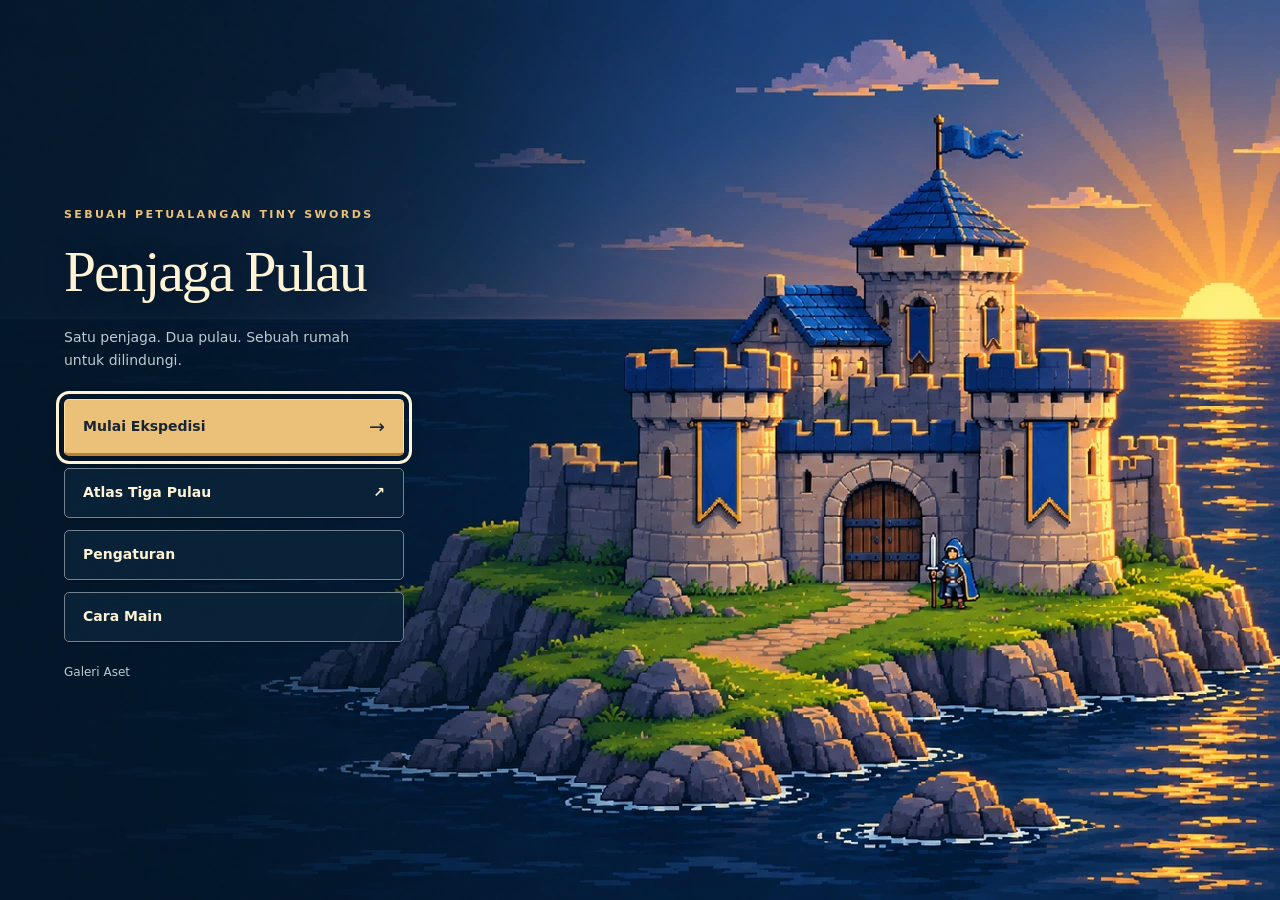
<file: index.html>
<!doctype html>
<html lang="id">
<head>
  <meta charset="UTF-8">
  <meta name="viewport" content="width=device-width,initial-scale=1,viewport-fit=cover">
  <meta name="theme-color" content="#14231f">
  <meta name="description" content="Penjaga Pulau — game pertahanan 2D kecil dengan dunia pixel art Tiny Swords. Lindungi satu benteng dalam tiga bab dan lima belas gelombang.">
  <title>Penjaga Pulau · Tiny Swords</title>
  <link rel="icon" href="Terrain/Resources/Gold/Gold%20Resource/Gold_Resource.png">
  <link rel="stylesheet" href="style.css">
  <link rel="stylesheet" href="layout.css">
  <link rel="stylesheet" href="menu.css">
  <link rel="stylesheet" href="triple-slash.css">
  <link rel="stylesheet" href="skill-hud.css">
  <script src="asset-manifest.js" defer></script>
  <script src="audio-pack.js" defer></script>
  <script src="unit-frame-bounds.js" defer></script>
  <script src="src/config.js" defer></script>
  <script src="src/base-stats.js" defer></script>
  <script src="src/upgrade-progress.js" defer></script>
  <script src="src/skill-config.js" defer></script>
  <script src="src/upgrade-skills.js" defer></script>
  <script src="src/expedition.js" defer></script>
  <script src="src/campaign-data.js" defer></script>
  <script src="src/campaign.js" defer></script>
  <script src="maps/island.js" defer></script>
  <script src="maps/crossroads.example.js" defer></script>
  <script src="maps/floor-geometry.js" defer></script>
  <script src="maps/campaign-islands.js" defer></script>
  <script src="maps/validate-map.js" defer></script>
  <script src="src/world/world.js" defer></script>
  <script src="src/session.js" defer></script>
  <script src="src/math.js" defer></script>
  <script src="src/input.js" defer></script>
  <script src="src/assets.js" defer></script>
  <script src="src/audio.js" defer></script>
  <script src="src/navigation.js" defer></script>
  <script src="src/camera.js" defer></script>
  <script src="src/aim-visual.js" defer></script>
  <script src="src/triple-slash-visual.js" defer></script>
  <script src="src/skill-visual.js" defer></script>
  <script src="src/map-preview-renderer.js" defer></script>
  <script src="src/renderer.js" defer></script>
  <script src="src/ui.js" defer></script>
  <script src="src/menu.js" defer></script>
  <script src="src/director.js" defer></script>
  <script src="src/lifecycle.js" defer></script>
  <script src="src/upgrading.js" defer></script>
  <script src="src/boss.js" defer></script>
  <script src="src/ai.js" defer></script>
  <script src="src/economy.js" defer></script>
  <script src="src/triple-slash.js" defer></script>
  <script src="src/combat.js" defer></script>
  <script src="src/simulation.js" defer></script>
  <script src="src/inspection.js" defer></script>
  <script src="src/runtime.js" defer></script>
  <script src="game.js" defer></script>
</head>
<body>
  <div class="app">
    <header id="siteHeader" class="site-header" hidden>
      <a class="brand" href="./index.html" aria-label="Penjaga Pulau, beranda">
        <span class="brand-mark" aria-hidden="true">♜</span><span>PENJAGA PULAU<small>A TINY SWORDS ADVENTURE</small></span>
      </a>
      <nav aria-label="Menu game">
        <button id="helpButton" class="nav-button"><span aria-hidden="true">?</span> Cara main</button>
        <button id="galleryButton" class="nav-button"><span aria-hidden="true">▦</span> Galeri aset</button>
        <button id="soundButton" class="icon-button" aria-label="Nyalakan suara" aria-pressed="false" title="Suara">♪<span class="sound-off">/</span></button>
        <button id="audioSettingsButton" class="icon-button" aria-label="Atur volume suara" title="Atur volume">☷</button>
        <button id="fullscreenButton" class="icon-button" aria-label="Layar penuh" title="Layar penuh">⛶</button>
      </nav>
    </header>

    <section id="pageHeading" class="page-title" hidden>
      <div><p class="eyebrow"><span class="status-dot"></span> PETUALANGAN KECIL, KEBERANIAN BESAR</p><h1>Penjaga Pulau<span>.</span></h1></div>
      <div class="title-side"><p>Sebuah rumah untuk dilindungi.<br>Sebuah kisah untuk dimenangkan.</p><div class="record"><span>REKOR TERBAIK</span><strong id="bestScore">0000</strong></div></div>
    </section>

    <dialog id="audioDialog" class="modal audio-modal"><button class="close-button" data-close="audioDialog" aria-label="Tutup pengaturan suara">×</button><p class="eyebrow">SUARA PULAU</p><h2>Dengar setiap benturan.</h2><p id="audioStatus" role="status">Efek suara siap dimuat saat suara dinyalakan.</p><label for="effectsVolume">Efek pertempuran <output id="effectsVolumeValue">75%</output></label><input id="effectsVolume" type="range" min="0" max="100" value="75"><label for="musicVolume">Musik latar <output id="musicVolumeValue">25%</output></label><input id="musicVolume" type="range" min="0" max="100" value="25"><p>Nyalakan suara melalui tombol ♪ di menu. Pedang, panah, langkah kaki, dan peringatan memiliki suara berbeda. Tanda bahaya tetap terlihat saat suara dimatikan.</p><button class="primary-button" data-close="audioDialog">Kembali ke pulau <span>→</span></button></dialog>
    <main id="gameShell" class="game-shell">
      <div id="gameHud" class="hud" hidden>
        <div class="hero-status"><span class="portrait" aria-hidden="true"></span><div><span class="hud-label">SANG PENJAGA</span><div class="health-track"><i id="heroHealthBar"></i></div><span class="health-number" id="heroHealth">100 / 100</span></div></div>
        <div class="castle-status"><span class="castle-symbol" aria-hidden="true">♜</span><div><span class="hud-label">KASTEL BIRU</span><div class="health-track castle-track"><i id="castleHealthBar"></i></div><span class="health-number" id="castleHealth">500 / 500</span></div></div>
        <div class="resource" title="Emas untuk merekrut pasukan"><img src="Terrain/Resources/Gold/Gold%20Resource/Gold_Resource.png" alt=""><div><span>EMAS</span><strong id="goldCount">80</strong></div></div>
        <div class="resource" title="Kayu untuk memperbaiki kastel"><img src="Terrain/Resources/Wood/Wood%20Resource/Wood%20Resource.png" alt=""><div><span>KAYU</span><strong id="woodCount">40</strong></div></div>
        <div class="resource food-resource" title="Bekal untuk memulihkan nyawa"><img src="Terrain/Resources/Meat/Meat%20Resource/Meat%20Resource.png" alt=""><div><span>BEKAL</span><strong id="foodCount">3</strong></div></div>
        <button id="pauseButton" class="pause-button" aria-label="Jeda permainan" title="Jeda (P)">Ⅱ</button>
      </div>

      <div class="battle-status" id="battleStatus" hidden>
        <div class="wave-panel" id="wavePanel" hidden><div><span class="tiny-label">PERTAHANKAN RUMAHMU</span><strong id="waveTitle">Persiapan</strong></div><span class="wave-badge" id="waveCount">0 / 5</span><div class="wave-track"><i id="waveProgress"></i></div><p id="waveDetail">Kumpulkan sumber daya sebelum musuh datang.</p></div>
        <button id="campButton" class="camp-button" disabled>✦ Pilih upgrade · U</button>
        <span id="modeBadge" class="mode-badge">Normal</span><div class="score-panel" id="scorePanel" hidden><span class="tiny-label">SKOR</span><strong id="scoreCount">0000</strong><span id="enemyCount">Pulau masih tenang</span></div>
      </div>

      <div class="arena" id="arena">
        <canvas id="gameCanvas" width="1280" height="704" tabindex="0" aria-label="Arena Penjaga Pulau. WASD atau tombol panah untuk bergerak, Spasi untuk menyerang, E mengumpulkan sumber daya."></canvas>
        <div id="bossBar" class="boss-bar" hidden><div><strong>♛ Panglima Kelam</strong><span id="bossValue"></span></div><div class="boss-track"><i id="bossHealth"></i></div><small id="bossIntent">Panglima mendekat</small></div>
        <div class="arena-vignette" aria-hidden="true"></div>
        <div class="damage-flash" aria-hidden="true"></div>
        <div class="world-caption" id="worldCaption"><span class="status-dot"></span> <span id="worldName">PULAU EMBUN</span> <span>·</span> KERAJAAN BIRU</div>

        <section id="startScreen" class="start-screen" aria-label="Menu Penjaga Pulau">
          <div class="menu-main" aria-labelledby="menuTitle">
            <p class="eyebrow light">SEBUAH PETUALANGAN TINY SWORDS</p>
            <h2 id="menuTitle">Penjaga <em>Pulau</em></h2>
            <p class="menu-subtitle">Satu penjaga. Dua pulau. Sebuah rumah untuk dilindungi.</p>
            <nav class="menu-actions" aria-label="Menu utama">
              <button id="menuExpeditionButton" class="primary-button">Mulai Ekspedisi <span aria-hidden="true">→</span></button>
              <button id="menuPracticeButton">Atlas Tiga Pulau <span aria-hidden="true">↗</span></button>
              <button id="menuSettingsButton">Pengaturan</button>
              <button id="menuHelpButton">Cara Main</button>
            </nav>
            <button id="menuGalleryButton" class="menu-secondary">Galeri Aset</button>
          </div>
          <section class="menu-setup" aria-labelledby="menuSetupTitle" hidden>
            <p id="menuSetupEyebrow" class="eyebrow light">KAMPANYE TIGA BAB</p>
            <h2 id="menuSetupTitle">Siapkan perjalananmu.</h2>
            <p id="menuSetupRoute" class="menu-route">Pulau Embun → Pulau Dua Arah</p>
            <p id="menuSetupSummary" class="intro-description">Taklukkan lima gelombang di setiap pulau. Emas dan keenam jalur upgrade dibawa ke pulau berikutnya.</p>
            <div class="difficulty-picker" role="group" aria-label="Pilihan kesulitan">
              <button data-difficulty="easy" aria-pressed="false">Santai<small>Belajar bertahan</small></button>
              <button data-difficulty="normal" aria-pressed="true">Normal<small>Tantangan seimbang</small></button>
              <button data-difficulty="hard" aria-pressed="false">Sulit<small>Uji keberanian</small></button>
            </div>
            <p id="difficultyNote" class="difficulty-note"></p>
            <div class="menu-actions">
              <button id="startButton" class="primary-button" disabled><span id="startLabel">Memuat pulau…</span><span aria-hidden="true">→</span></button>
              <button id="menuBackButton" class="text-button">Kembali</button>
            </div>
            <div class="loading-track" id="loadingTrack"><i id="loadingProgress"></i></div>
            <p id="loadError" class="load-error" role="status" hidden></p>
          </section>
          <div class="island-label" hidden><span id="islandTitle">01 / PULAU EMBUN</span><small>Setiap kerajaan dimulai dari rumah.</small></div>
        </section>

        <section id="chapterScreen" class="center-overlay" hidden><div class="parchment"><p class="eyebrow">WILAYAH BARU TERBUKA</p><h2 id="chapterTitle"></h2><p id="chapterSummary"></p><button id="chapterContinueButton" class="primary-button">Mulai persiapan bab berikutnya →</button></div></section>
        <section id="pauseScreen" class="center-overlay" hidden><div class="parchment"><p class="eyebrow">TARIK NAPAS SEJENAK</p><h2>Petualangan dijeda.</h2><p>Pulau ini menunggumu.</p><button id="resumeButton" class="primary-button">Lanjutkan <span>→</span></button><button id="restartPauseButton" class="text-button">Mulai dari awal</button></div></section>
        <section id="endScreen" class="center-overlay" hidden><div class="parchment result-panel"><p class="eyebrow" id="resultEyebrow">KERAJAAN TETAP BERDIRI</p><span id="resultIcon" class="result-icon" aria-hidden="true">♜</span><h2 id="resultTitle">Pulau terselamatkan!</h2><p id="resultDescription"></p><div class="result-stats"><div><span>SKOR AKHIR</span><strong id="finalScore">0</strong></div><div><span>MUSUH DIKALAHKAN</span><strong id="finalKills">0</strong></div><div><span>GELOMBANG</span><strong id="finalWave">0 / 5</strong></div></div><button id="continueButton" class="primary-button" hidden>Lanjut ke Pulau Dua Arah →</button><button id="restartButton" class="primary-button">Ulangi ekspedisi <span>↻</span></button><button id="newRunButton" class="text-button">Ekspedisi baru</button><p id="runLabel" class="run-label"></p><button id="titleButton" class="text-button">Ganti kesulitan</button></div></section>

        <div id="announcement" class="announcement" aria-live="polite"></div>
        <div id="campaignLabel" class="sr-only" aria-live="polite"></div><div id="entryWarning" class="entry-warning" role="status" aria-atomic="true" hidden></div>
        <div id="interactionHint" class="interaction-hint" hidden><kbd>E</kbd> <span></span></div>
        <div id="toast" class="toast" role="status"></div>
        <button id="dashButton" class="dash-hud" hidden title="Shift: dash ke arah gerak. Menghindari pukulan memberi bonus balasan."><span><kbd>SHIFT</kbd><strong id="dashLabel">Langkah Embun</strong></span><i><b id="dashFill"></b></i></button>
        <aside id="passiveSkills" class="passive-skills" aria-label="Skill pasif" hidden>
          <span id="rhythmStatus">Irama · tingkat 10</span><span id="rhythmStacks" class="rhythm-stacks" aria-hidden="true"><i></i><i></i><i></i><i></i><i></i></span>
          <span id="counterStatus">Celah · tingkat 10</span><span id="garrisonStatus">Garnisun 0/8</span>
        </aside>
        <button id="oathButton" class="triple-skill oath-skill" data-status="locked" hidden disabled title="R: zona penyembuhan pemain dan sekutu. Benteng tetap diperbaiki dengan kayu.">
          <span class="triple-skill__heading"><kbd>R</kbd><strong>Sumpah Penjaga</strong><span id="oathStage"></span></span>
          <span id="oathStatus" class="triple-skill__status">Sumpah tingkat 10</span>
          <span class="triple-skill__track" aria-hidden="true"><i id="oathFill" class="triple-skill__fill"></i></span>
        </button>
        <button id="tripleSlashButton" class="triple-skill" data-status="locked" hidden disabled aria-describedby="tripleSlashStatus">
          <span class="triple-skill__heading"><kbd>Q</kbd><img class="triple-skill__icon" src="UI%20Elements/UI%20Elements/Icons/Icon_05.png" alt=""><strong>Triple Slash</strong></span>
          <span id="tripleSlashStatus" class="triple-skill__status">Bilah tingkat 10</span>
          <span class="triple-skill__track" aria-hidden="true"><i id="tripleSlashFill" class="triple-skill__fill"></i></span>
          <span id="tripleSlashSteps" class="triple-skill__steps" aria-hidden="true"><i></i><i></i><i></i></span>
        </button>
        <div id="mobileControls" class="mobile-controls" hidden><div class="dpad"><button data-move="up" aria-label="Gerak atas">▲</button><button data-move="left" aria-label="Gerak kiri">◀</button><button data-move="down" aria-label="Gerak bawah">▼</button><button data-move="right" aria-label="Gerak kanan">▶</button></div><div class="touch-actions"><button id="touchDash" aria-label="Dash menghindar">➶</button><button id="touchGather">E</button><button id="touchAttack">⚔</button></div></div>
      </div>

      <div id="squadBar" class="squad-bar" hidden><span class="squad-label">PERINTAH SEKUTU</span><div class="squad-orders" role="group" aria-label="Perintah untuk seluruh sekutu"><button id="followButton" aria-pressed="true"><kbd>F</kbd> Ikuti penjaga</button><button id="guardButton" aria-pressed="false"><kbd>G</kbd> Jaga kastel</button></div><span id="squadHint"></span></div>
      <div id="commandBar" class="command-bar" hidden>
        <div class="mission-copy"><span class="tiny-label">MISIMU SEDERHANA</span><strong>Lindungi kastel. Jaga harapan.</strong><span id="phaseHint">Bertahan selama 5 gelombang serangan.</span></div>
        <div class="commands">
          <button class="command" id="recruitButton" title="Rekrut pasukan bergantian: pemanah, penombak, biarawan, ksatria. Tombol 1."><span class="command-art archer-art"></span><span><strong>Rekrut pasukan</strong><small id="recruitCost">40 emas</small></span><kbd>1</kbd></button>
          <button class="command" id="repairButton" title="Pulihkan 140 nyawa kastel. Tombol 2."><img src="Terrain/Resources/Tools/Tool_01.png" alt=""><span><strong>Perbaiki kastel</strong><small>30 kayu</small></span><kbd>2</kbd></button>
          <button class="command" id="healButton" title="Pulihkan 45 nyawa penjaga. Tombol H."><img src="Terrain/Resources/Meat/Meat%20Resource/Meat%20Resource.png" alt=""><span><strong>Isi tenaga</strong><small>1 bekal</small></span><kbd>H</kbd></button>
        </div>
      </div>
      <dialog id="campDialog" class="modal camp-modal">
        <button class="close-button" data-close="campDialog" aria-label="Tutup perkemahan">×</button>
        <div class="camp-heading"><div><p class="eyebrow" id="campRound">JEDA 1 / 5</p><h2>Tempa keberanianmu.</h2><p>Enam jalur. 25 tingkat. Tier I, II, dan III.</p></div><div class="camp-wallet"><span>EMAS TERSEDIA</span><strong id="campGold">80</strong></div></div>
        <p id="campRule" class="camp-rule"></p>
        <div id="campCards" class="perk-grid"></div>
        <p id="campFeedback" class="camp-feedback" role="status" aria-live="polite"></p>
        <div class="camp-build"><span>RACIKAN PENJAGAMU</span><p id="campBuild"></p></div>
        <button id="mineUpgradeButton" class="camp-button" disabled>Bangun / tingkatkan tambang</button>
        <div class="camp-footer"><p>Waktu berhenti selama kamu memilih.<br>Upgrade bertahan sampai pertandingan selesai.</p><button class="text-button" data-close="campDialog">Kembali ke pulau</button><button id="campReady" class="primary-button">Siap bertempur <span>→</span></button></div>
      </dialog>
    </main>

    <footer id="gameFooter" class="game-footer" hidden><div><span><kbd>W</kbd><kbd>A</kbd><kbd>S</kbd><kbd>D</kbd> Bergerak</span><span><kbd>SPASI</kbd> Serang</span><span><kbd>Q</kbd> Triple Slash</span><span><kbd>R</kbd> Sumpah</span><span><kbd>H</kbd> Bekal</span><span><kbd>SHIFT</kbd> Dash</span><span><kbd>E</kbd> Kumpulkan</span><span><kbd>U</kbd> Upgrade</span><span><kbd>F / G</kbd> Sekutu</span><span><kbd>P</kbd> Jeda</span></div><span class="asset-credit">Dibuat dengan aset <strong>Tiny Swords</strong> <span>✦</span></span></footer>
  </div>

  <dialog id="helpDialog" class="modal"><button class="close-button" data-close="helpDialog" aria-label="Tutup panduan">×</button><p class="eyebrow">BUKU SAKU SANG PENJAGA</p><h2>Pulau ini membutuhkanmu.</h2><p>Lindungi Kastel Biru dalam <strong>3 bab × 5 gelombang</strong>. Setiap boss harus dikalahkan bersama seluruh pasukannya. Permainan berakhir jika nyawamu atau kastel habis.</p><div class="guide-grid"><div><kbd>W A S D</kbd><strong>Jelajahi pulau</strong><p>Atau gunakan tombol panah. Dekati pohon, tambang emas, dan domba.</p></div><div><kbd>SPASI / KLIK</kbd><strong>Ayunkan pedang</strong><p>Arahkan mouse untuk membidik 360°. Klik kiri atau tahan Spasi untuk menyapu hingga tiga musuh pada arah bidikan. Arah terkunci sampai kontak ayunan selesai; WASD tetap menggerakkan penjaga. Gunakan dash untuk membatalkan serangan saat menghindar.</p></div><div><kbd>E</kbd><strong>Kumpulkan bekal</strong><p>Tahan dekat sumber daya: pohon memberi kayu, tambang memberi emas, domba memberi bekal.</p></div><div><kbd>1 · 2 · H</kbd><strong>Siapkan pertahanan</strong><p>Rekrut bantuan, perbaiki kastel, atau makan bekal. Biarawan sekutu juga menyembuhkanmu.</p></div></div><p class="guide-tip"><strong>Q: Triple Slash.</strong> Terbuka pada Bilah Bara tingkat 10. Tiga tebasan selama 0,9 detik mengikuti bidikan, dengan koreksi arah terbatas pada awal tebasan berikutnya. Lihat status siap dan cooldown pada slot Q. Dash membatalkan sisa combo tanpa mengembalikan cooldown. <strong>H: bekal.</strong> Pulihkan nyawa dengan satu bekal.</p><p class="guide-tip"><strong>Shift: Langkah Embun.</strong> Dash ke arah gerak (atau arah terakhir). Kebal pada awal dash; pada Angin tingkat 10, tersedia tiga charge dengan isi ulang berurutan dan jeda 0,6 detik antardash. Kebal selama 0,16 detik dari dash 0,2 detik. Pembaca Celah (tingkat 10) menyiapkan satu balasan selama 4 detik setelah elak sempurna, lalu mengurangi cooldown Q dan R dengan jeda internal 3 detik. Ketukan sesaat sebelum dash siap akan dijalankan ketika pulih. <strong>U: Perkemahan.</strong> Saat jeda, beli upgrade berkali-kali selama emas cukup; setiap jalur maksimal 25 tingkat. Tier II memerlukan rank 10, boss Bab 1 dan 500 emas; Tier III rank 20, boss Bab 2 dan 1.500 emas per jalur. Waktu berhenti saat memilih.</p><p class="guide-tip"><strong>Skill tingkat 10.</strong> Irama Baja pasif: lima hit membangun kecepatan serang sementara; berkurang setelah tidak mengenai musuh. Panji Garnisun menambah dua slot pasukan (biaya rekrut tetap). <strong>R: Sumpah Penjaga.</strong> Satu zona menyembuhkan penjaga dan sekutu, bukan kastel. Cooldown 18 detik. Benteng diperbaiki dengan 30 kayu. H tetap memakai bekal. Tier skill berkembang lagi pada tingkat 20 dan 25 melalui integrasi kampanye berikutnya.</p><p class="guide-tip"><strong>F / G: perintah sekutu.</strong> Ikuti penjaga untuk bergerak bersama, atau jaga kastel agar pasukan bertahan di halamannya. Pemanah dan biarawan tetap menjalankan perannya. Pada gelombang kelima tiap bab, Panglima muncul dari barat, utara, lalu barat daya: hindari tanda lingkaran, jalur terjangan, dan kipas panah. Garda meredam serangan sekutu; saat ia pulih, damage pedangmu +30%. Mode kesulitan dipilih sebelum mulai; rekornya terpisah.</p><p class="guide-tip">Awasi dermaga dan jalan di barat: musuh masuk berkelompok, lalu menyebar mengejarmu. Tanda ! dalam lingkaran berarti persiapan pukulan ke arahmu; segitiga berarti bidikan panah. Bergeraklah untuk menghindarinya. Label BALASAN menandai bonus elak yang siap dipakai. Singgah di kastel saat jeda untuk memulihkan nyawa.</p><button class="primary-button" data-close="helpDialog">Mengerti, siap menjaga <span>→</span></button></dialog>

  <dialog id="galleryDialog" class="modal gallery-modal"><button class="close-button" data-close="galleryDialog" aria-label="Tutup galeri">×</button><p class="eyebrow">DUNIA DI BALIK PETUALANGAN</p><h2>Satu paket, banyak cerita.</h2><p id="gallerySummary">Seluruh aset asli dari folder Tiny Swords.</p><div class="gallery-filters"><label class="sr-only" for="gallerySearch">Cari nama aset atau folder</label><input id="gallerySearch" placeholder="Cari aset atau folder…" type="search"><label class="sr-only" for="galleryCategory">Kategori aset</label><select id="galleryCategory"><option value="">Semua folder</option><option>Buildings</option><option>Units</option><option>Terrain</option><option>Particle FX</option><option>UI Elements</option></select></div><div id="galleryGrid" class="gallery-grid"></div><p class="gallery-note">Animasi memakai frame dari sprite sheet asli. Semua gambar tetap berada di folder asal.</p></dialog>
</body>
</html>
</file>
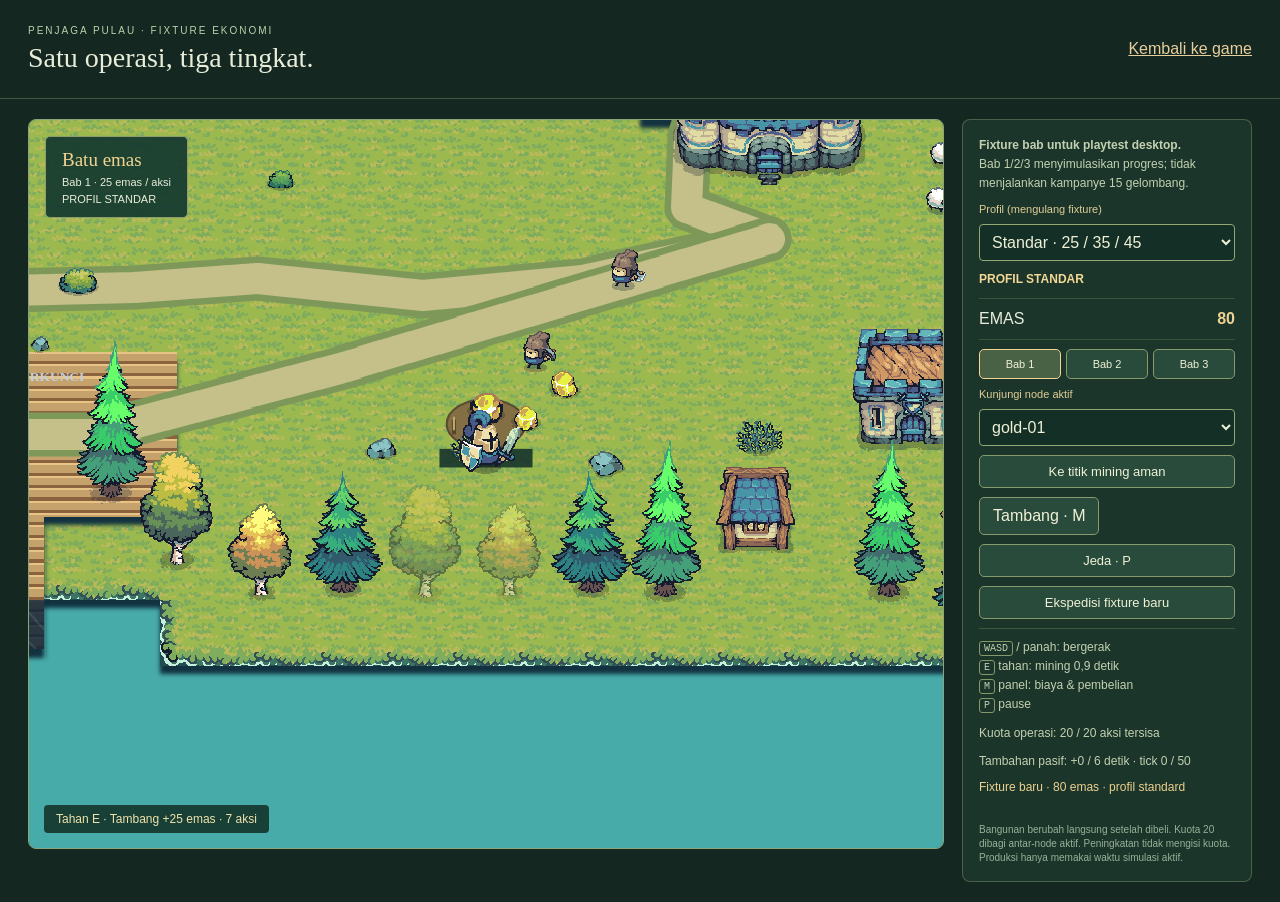
<file: mines-preview.html>
<!doctype html>
<html lang="id"><head><meta charset="utf-8"><meta name="viewport" content="width=device-width,initial-scale=1">
<title>Operasi Tambang · Fixture Penjaga Pulau</title><link rel="icon" href="Terrain/Resources/Gold/Gold%20Resource/Gold_Resource.png"><link rel="stylesheet" href="mines.css">
<script src="src/config.js" defer></script><script src="maps/island.js" defer></script><script src="maps/floor-geometry.js" defer></script>
<script src="maps/campaign-islands.js" defer></script><script src="maps/validate-map.js" defer></script><script src="src/world/world.js" defer></script>
<script src="src/math.js" defer></script><script src="src/navigation.js" defer></script><script src="src/camera.js" defer></script>
<script src="src/map-preview-renderer.js" defer></script><script src="src/mines.js" defer></script><script src="src/mine-visual.js" defer></script>
<script src="src/mine-panel.js" defer></script><script src="src/mines-integration.js" defer></script><script src="src/mines-preview.js" defer></script></head>
<body class="mines-preview"><header class="mines-preview-header"><div><small>PENJAGA PULAU · FIXTURE EKONOMI</small><h1>Satu operasi, tiga tingkat.</h1></div><a href="index.html">Kembali ke game</a></header>
<main class="mines-preview-layout"><section class="mine-scene" aria-label="Arena pengujian tambang">
<canvas id="mineCanvas" tabindex="0" aria-label="WASD untuk berjalan, tahan E untuk mining, M membuka panel, P untuk pause."></canvas>
<div class="mine-scene-caption"><strong id="mineStageCaption">Memuat tambang…</strong><span id="mineChapterCaption"></span><span id="mineProfileCaption"></span></div>
<div id="mineWork" class="mine-work" hidden>MENAMBANG · <span id="mineWorkLabel"></span><progress id="mineWorkProgress" max="0.9" value="0"></progress></div>
<output id="mineHint" class="mine-scene-label">Memuat aset lokal…</output></section>
<aside class="mine-fixture" aria-label="Kontrol fixture bab"><p><strong>Fixture bab untuk playtest desktop.</strong><br>Bab 1/2/3 menyimulasikan progres; tidak menjalankan kampanye 15 gelombang.</p>
<label for="mineProfile">Profil (mengulang fixture)</label><select id="mineProfile"><option value="standard">Standar · 25 / 35 / 45</option><option value="user-testing">Testing pengguna · override dari config</option></select>
<p id="mineProfileBadge" class="mine-profile-badge"></p><div class="mine-wallet"><span>EMAS</span><strong id="mineGold">80</strong></div>
<nav aria-label="Fixture masuk bab"><button data-mine-chapter="chapter-1">Bab 1</button><button data-mine-chapter="chapter-2">Bab 2</button><button data-mine-chapter="chapter-3">Bab 3</button></nav>
<label for="mineNode">Kunjungi node aktif</label><select id="mineNode"></select><button id="mineVisit">Ke titik mining aman</button>
<div id="minePanelMount"></div><button id="minePause">Jeda · P</button><button id="mineReset">Ekspedisi fixture baru</button><hr>
<p><kbd>WASD</kbd> / panah: bergerak<br><kbd>E</kbd> tahan: mining 0,9 detik<br><kbd>M</kbd> panel: biaya &amp; pembelian<br><kbd>P</kbd> pause</p>
<p id="mineQuotaReadout"></p><p id="minePassiveReadout"></p><output id="mineFeedback" role="status"></output>
<p class="minor">Bangunan berubah langsung setelah dibeli. Kuota 20 dibagi antar-node aktif. Peningkatan tidak mengisi kuota. Produksi hanya memakai waktu simulasi aktif.</p>
</aside></main></body></html>
</file>
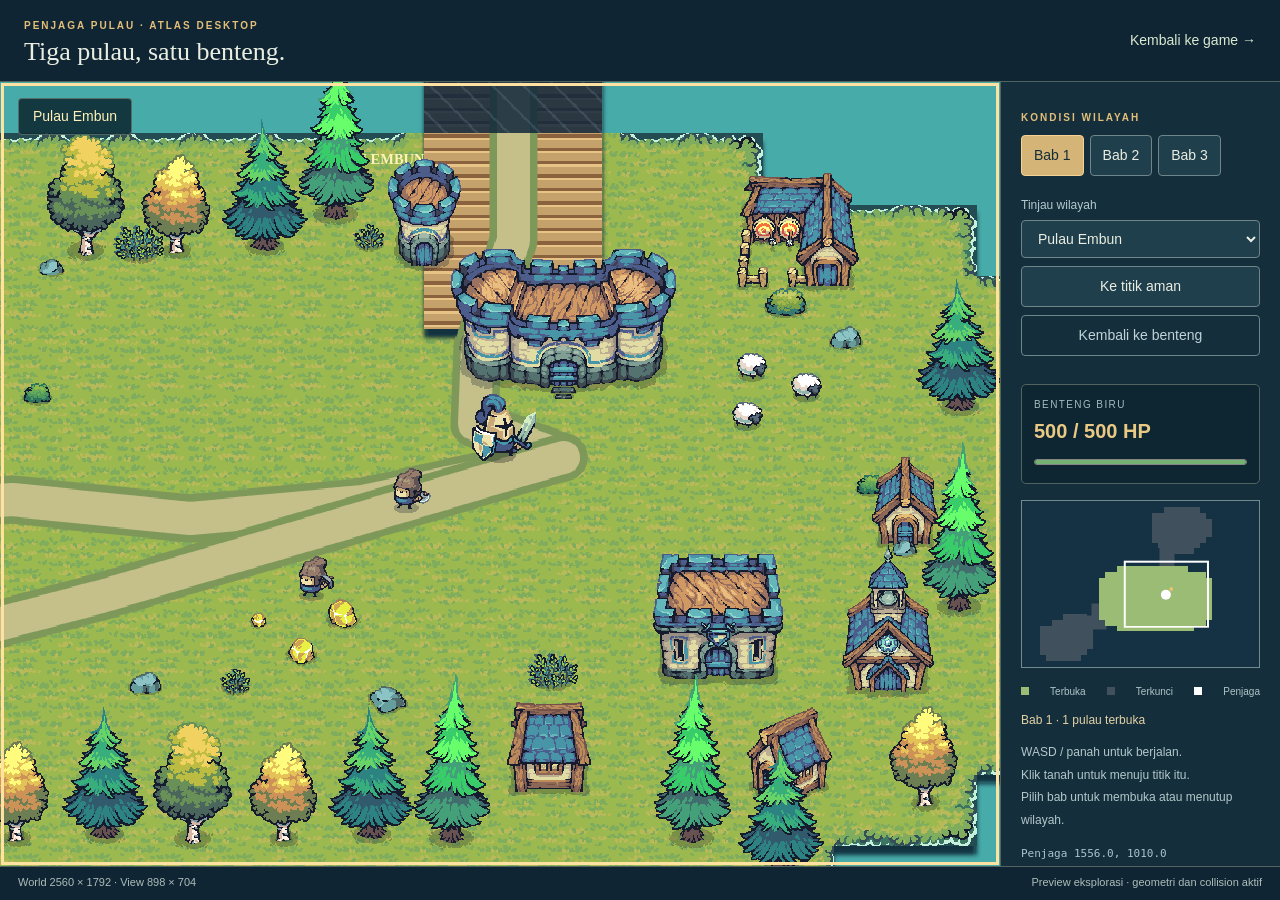
<file: preview-map.html>
<!doctype html>
<html lang="id">
<head>
  <meta charset="utf-8">
  <meta name="viewport" content="width=device-width,initial-scale=1">
  <title>Atlas Tiga Pulau · Penjaga Pulau</title>
  <link rel="icon" href="Terrain/Resources/Gold/Gold%20Resource/Gold_Resource.png">
  <link rel="stylesheet" href="preview-map.css">
  <script src="src/config.js" defer></script>
  <script src="src/skill-config.js" defer></script>
  <script src="src/upgrade-skills.js" defer></script>
  <script src="maps/island.js" defer></script>
  <script src="maps/floor-geometry.js" defer></script>
  <script src="maps/campaign-islands.js" defer></script>
  <script src="maps/validate-map.js" defer></script>
  <script src="src/world/world.js" defer></script>
  <script src="src/session.js" defer></script>
  <script src="src/math.js" defer></script>
  <script src="src/navigation.js" defer></script>
  <script src="src/camera.js" defer></script>
  <script src="src/map-preview-renderer.js" defer></script>
  <script src="src/map-preview.js" defer></script>
</head>
<body>
  <header>
    <div><span class="eyebrow">PENJAGA PULAU · ATLAS DESKTOP</span><h1>Tiga pulau, satu benteng.</h1></div>
    <a href="index.html">Kembali ke game →</a>
  </header>
  <main>
    <section class="map-scene" aria-label="Pratinjau map tiga pulau">
      <canvas id="previewCanvas" tabindex="0" aria-label="Jelajahi dengan WASD atau panah. Klik tanah untuk berjalan."></canvas>
      <div id="loadStatus" class="loading" role="status">Memuat pulau…</div>
      <div id="regionBadge" class="region-badge">Pulau Embun</div>
    </section>
    <aside aria-label="Kontrol preview">
      <p class="eyebrow">KONDISI WILAYAH</p>
      <nav class="chapters" aria-label="Pilih kondisi bab">
        <button data-chapter="chapter-1" aria-pressed="true">Bab 1</button>
        <button data-chapter="chapter-2" aria-pressed="false">Bab 2</button>
        <button data-chapter="chapter-3" aria-pressed="false">Bab 3</button>
      </nav>
      <label for="regionSelect">Tinjau wilayah</label>
      <select id="regionSelect"></select>
      <button id="visitRegion">Ke titik aman</button>
      <button id="resetPosition" class="secondary">Kembali ke benteng</button>
      <div class="castle-status"><span>BENTENG BIRU</span><strong id="castleHealth">500 / 500 HP</strong><meter id="castleMeter" min="0" max="500" value="500">500 HP</meter></div>
      <canvas id="previewMinimap" width="240" height="168" aria-label="Peta seluruh pulau, posisi penjaga, dan area kamera"></canvas>
      <p class="legend"><i></i>Terbuka <i class="locked"></i>Terkunci <i class="hero"></i>Penjaga</p>
      <p id="chapterStatus" role="status">Bab 1 · satu pulau terbuka</p>
      <p class="help">WASD / panah untuk berjalan.<br>Klik tanah untuk menuju titik itu.<br>Pilih bab untuk membuka atau menutup wilayah.</p>
      <output id="coordinateReadout">Posisi penjaga</output>
      <output id="mouseReadout">Arahkan mouse ke map</output>
    </aside>
  </main>
  <footer><span id="viewReadout">Kamera mengikuti penjaga</span><span>Preview eksplorasi · geometri dan collision aktif</span></footer>
</body>
</html>
</file>
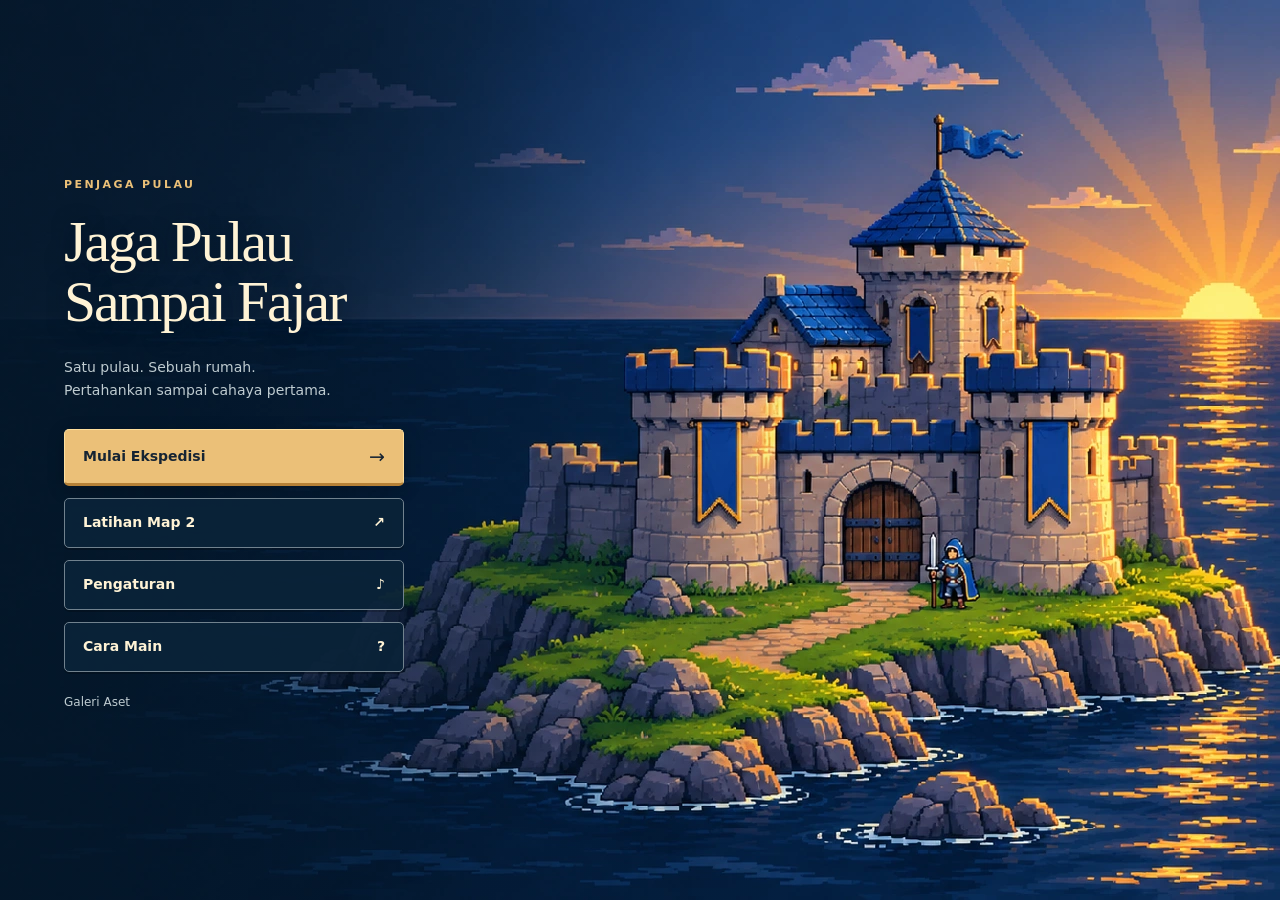
<file: menu-preview/fixture.html>
<!doctype html>
<html lang="id">
<head>
  <meta charset="utf-8">
  <meta name="viewport" content="width=device-width,initial-scale=1">
  <title>Fixture menu · Penjaga Pulau</title>
  <link rel="stylesheet" href="../style.css">
  <link rel="stylesheet" href="../layout.css">
  <link rel="stylesheet" href="../menu.css">
  <style>html, body { margin: 0; background: #071b2b; }</style>
</head>
<body>
  <section id="startScreen" aria-label="Menu Penjaga Pulau">
    <div class="menu-main">
      <p class="eyebrow">PENJAGA PULAU</p>
      <h1>Jaga Pulau<br>Sampai Fajar</h1>
      <p>Satu pulau. Sebuah rumah.<br>Pertahankan sampai cahaya pertama.</p>
      <div class="menu-actions">
        <button class="primary-button" id="previewPrepare">Mulai Ekspedisi <span aria-hidden="true">→</span></button>
        <button type="button">Latihan Map 2 <span aria-hidden="true">↗</span></button>
        <button type="button">Pengaturan <span aria-hidden="true">♪</span></button>
        <button type="button">Cara Main <span aria-hidden="true">?</span></button>
      </div>
      <button type="button" class="menu-secondary">Galeri Aset</button>
    </div>
    <div class="menu-setup" hidden>
      <p class="eyebrow">PERSIAPAN PENJAGA</p>
      <h2>Siapkan keberanian.</h2>
      <p>Pilih tantangan sebelum berangkat.</p>
      <fieldset>
        <legend>Kesulitan</legend>
        <div class="difficulty-picker">
          <button aria-pressed="false">Santai<small>Belajar bertahan</small></button>
          <button aria-pressed="true">Normal<small>Tantangan seimbang</small></button>
          <button aria-pressed="false">Sulit<small>Uji keberanian</small></button>
        </div>
      </fieldset>
      <fieldset>
        <legend><label for="previewArena">Pulau tujuan</label></legend>
        <select id="previewArena"><option>Pulau Embun</option><option>Pulau Dua Arah · Latihan</option></select>
      </fieldset>
      <div class="menu-actions">
        <button class="primary-button">Jaga pulau <span aria-hidden="true">→</span></button>
        <button id="previewBack" type="button">Kembali ke menu <span aria-hidden="true">←</span></button>
      </div>
    </div>
  </section>
  <script>
    // Fixture navigation only. Chat 2 owns production HTML and menu behavior.
    const main = document.querySelector('.menu-main');
    const setup = document.querySelector('.menu-setup');
    document.getElementById('previewPrepare').onclick = () => {
      main.hidden = true;
      setup.hidden = false;
      setup.querySelector('button').focus();
    };
    document.getElementById('previewBack').onclick = () => {
      setup.hidden = true;
      main.hidden = false;
      document.getElementById('previewPrepare').focus();
    };
    document.querySelectorAll('[aria-pressed]').forEach(button => {
      button.onclick = () => document.querySelectorAll('[aria-pressed]').forEach(option =>
        option.setAttribute('aria-pressed', String(option === button)));
    });
  </script>
</body>
</html>
</file>
<file: style.css>
:root {
  color-scheme:dark;
  --bg:#14231f;
  --cream:#f4edd9;
  --muted:#9ca99d;
  --gold:#eccb82;
  --green:#93b49a;
  --line:#34463b;
  --ink:#263a31
}
* {
  box-sizing:border-box
}
body {
  margin:0;
  background:radial-gradient(ellipse at 60% 0,#25372b 0,transparent 55%),var(--bg);
  color:var(--cream);
  font:14px/1.5 "Segoe UI",Arial,sans-serif;
  min-height:100vh
}
button,a,input,select {
  -webkit-tap-highlight-color:transparent
}
button {
  font:inherit;
  cursor:pointer
}
button:disabled {
  cursor:wait;
  opacity:.55
}
button:focus-visible,a:focus-visible,input:focus-visible,select:focus-visible {
  outline:2px solid var(--gold);
  outline-offset:4px
}
button {
  color:inherit
}
a {
  color:inherit;
  text-decoration:none
}
[hidden] {
  display:none!important
}
.app {
  max-width:1456px;
  padding:0 48px;
  margin:auto
}
.site-header {
  height:90px;
  display:flex;
  align-items:center;
  justify-content:space-between;
  border-bottom:1px solid var(--line)
}
.brand {
  display:flex;
  align-items:center;
  gap:12px;
  font-size:13px;
  letter-spacing:1.6px;
  font-weight:750
}
.brand small {
  display:block;
  font-size:8px;
  letter-spacing:2.4px;
  color:var(--muted);
  margin-top:3px
}
.brand-mark {
  display:grid;
  place-items:center;
  width:39px;
  height:43px;
  color:var(--gold);
  font:32px Georgia;
  border:1px solid #b7b88b66;
  border-radius:10px 10px 17px 17px;
  background:#2d4031
}
nav {
  display:flex;
  gap:22px;
  align-items:center
}
.nav-button,.icon-button {
  background:none;
  border:0;
  color:#bdc6b7
}
.nav-button {
  font-size:12px;
  display:flex;
  align-items:center;
  gap:7px
}
.nav-button span {
  font-size:18px;
  color:var(--gold)
}
.nav-button:hover,.icon-button:hover {
  color:var(--cream)
}
.icon-button {
  font-size:24px;
  position:relative;
  padding:4px 8px
}
.sound-off {
  font-size:23px;
  position:absolute;
  left:14px;
  top:5px;
  color:#d38b6c
}
.page-title {
  display:flex;
  justify-content:space-between;
  align-items:center;
  padding:28px 0 27px
}
.eyebrow {
  font-size:9px;
  letter-spacing:2.3px;
  font-weight:650;
  color:var(--green);
  margin:0 0 8px
}
.status-dot {
  display:inline-block;
  width:6px;
  height:6px;
  border-radius:50%;
  background:#a8c48c;
  box-shadow:0 0 9px #b6d48644;
  vertical-align:middle;
  margin-right:5px
}
h1 {
  font:500 46px/1.1 Georgia,"Times New Roman",serif;
  letter-spacing:-1.5px;
  margin:0
}
h1>span {
  color:var(--gold)
}
.title-side {
  display:flex;
  align-items:center;
  gap:36px
}
.title-side>p {
  font-size:11px;
  color:var(--muted);
  line-height:1.7;
  margin:0
}
.record {
  border-left:1px solid var(--line);
  padding-left:30px
}
.record>span {
  display:block;
  font-size:8px;
  letter-spacing:1.7px;
  color:var(--muted)
}
.record>strong {
  display:block;
  font:27px/1.4 Georgia;
  color:var(--gold);
  letter-spacing:2px
}
.game-shell {
  border:1px solid #6d7b5c;
  border-radius:9px;
  overflow:hidden;
  box-shadow:0 20px 70px #0004;
  background:#263b30
}
.hud {
  display:flex;
  align-items:center;
  gap:30px;
  height:77px;
  padding:12px 24px;
  background:linear-gradient(100deg,#293e32,#20382e);
  border-bottom:1px solid #576347
}
.hero-status,.castle-status {
  display:flex;
  align-items:center;
  gap:11px
}
.hero-status>div,.castle-status>div {
  min-width:128px;
  position:relative
}
.portrait {
  width:44px;
  height:45px;
  border:1px solid #acb88a88;
  border-radius:8px;
  background:#4d6251 url('UI Elements/UI Elements/Human Avatars/Avatars_01.png') center/54px;
  image-rendering:pixelated
}
.hud-label {
  display:block;
  font-size:8px;
  font-weight:700;
  letter-spacing:1.6px;
  color:#d1d7bf;
  margin-bottom:6px
}
.health-track {
  width:128px;
  height:7px;
  background:#15281e;
  border:1px solid #0b1e17;
  border-radius:2px;
  overflow:hidden
}
.health-track i {
  display:block;
  height:100%;
  background:linear-gradient(0deg,#85b681,#b5d299);
  width:100%;
  transition:width .2s
}
.castle-track i {
  background:linear-gradient(0deg,#599aa1,#a1c9bd)
}
.health-number {
  display:block;
  font-size:8px;
  color:#acbaa7;
  margin-top:3px;
  letter-spacing:.7px
}
.castle-symbol {
  font:38px Georgia;
  color:#9fbdb0
}
.castle-status {
  border-right:1px solid #52614366;
  padding-right:30px
}
.resource {
  display:flex;
  align-items:center;
  gap:5px;
  min-width:67px
}
.resource img {
  width:44px;
  height:44px;
  object-fit:contain;
  image-rendering:pixelated
}
.resource div>span {
  display:block;
  color:#a6b5a2;
  font-size:8px;
  letter-spacing:1.2px
}
.resource strong {
  font-size:17px;
  font-weight:600;
  color:#e9d395;
  line-height:1.3
}
.pause-button {
  margin-left:auto;
  background:#3b5141;
  border:1px solid #6e7e5b80;
  border-radius:5px;
  width:32px;
  height:32px;
  font-size:16px;
  color:#d8dfc8
}
.arena {
  position:relative;
  aspect-ratio:1280/704;
  background:#4c9fac;
  overflow:hidden
}
canvas {
  width:100%;
  height:100%;
  display:block;
  image-rendering:pixelated;
  touch-action:none;
  outline:none!important;
  cursor:url('UI Elements/UI Elements/Cursors/Cursor_01.png') 8 8,crosshair
}
.arena-vignette {
  position:absolute;
  inset:0;
  box-shadow:inset 0 0 55px #18352b33;
  pointer-events:none
}
.start-screen {
  position:absolute;
  inset:0;
  background:linear-gradient(90deg,#16382de8 0%,#1b392de6 22%,#1c392b8a 44%,transparent 65%)
}
.intro-content {
  position:absolute;
  left:5.1%;
  top:50%;
  transform:translateY(-50%);
  width:43%
}
.light {
  color:#d9ce9f;
  font-size:9px;
  letter-spacing:2.7px;
  margin-bottom:22px
}
.intro-content h2 {
  font:400 clamp(32px,3.8vw,58px)/1.1 Georgia;
  letter-spacing:-1.8px;
  margin:0 0 21px;
  text-shadow:0 2px 15px #17312740
}
.intro-content h2 em {
  font-weight:400;
  color:#eacf8c
}
.intro-description {
  font-size:12px;
  line-height:1.9;
  color:#d4ddc8;
  margin:0 0 26px
}
.primary-button {
  display:flex;
  justify-content:space-between;
  align-items:center;
  gap:25px;
  background:#e8c781;
  border:1px solid #f4dba4;
  border-bottom:3px solid #b48c49;
  border-radius:4px;
  color:#26382b;
  font-size:12px;
  font-weight:750;
  min-width:215px;
  min-height:47px;
  padding:12px 19px;
  box-shadow:0 4px 12px #10291d30;
  transition:background .15s,transform .15s
}
.primary-button:hover {
  background:#f4d99b;
  transform:translateY(-1px)
}
.primary-button:active {
  transform:translateY(1px)
}
.primary-button>span:last-child {
  font-size:19px;
  font-weight:400
}
.intro-meta {
  display:flex;
  align-items:center;
  gap:10px;
  font-size:9px;
  color:#b4c4ac;
  margin-top:15px
}
.intro-meta i {
  height:3px;
  width:3px;
  background:#95ad8b;
  border-radius:50%
}
.loading-track {
  height:2px;
  width:215px;
  background:#506e50;
  margin-top:12px
}
.loading-track i {
  height:100%;
  display:block;
  background:#ebcc88;
  width:0
}
.load-error {
  font-size:10px;
  color:#ffcfac;
  max-width:300px
}
.island-label {
  position:absolute;
  bottom:27px;
  right:27px;
  color:#183d32;
  display:flex;
  flex-direction:column;
  text-align:right;
  text-shadow:0 1px 5px #f3f3c488
}
.island-label>span {
  font-size:9px;
  font-weight:800;
  letter-spacing:1.8px
}
.island-label small {
  font:italic 12px Georgia;
  margin-top:5px
}
.world-caption {
  position:absolute;
  bottom:17px;
  left:21px;
  font-size:8px;
  letter-spacing:1.7px;
  color:#dce7cf;
  padding:6px 10px;
  background:#1c3a31bb;
  border-radius:4px;
  pointer-events:none
}
.world-caption>span:last-child {
  padding:0 5px
}
.start-screen~.world-caption {
  display:none
}
.command-bar {
  display:flex;
  align-items:center;
  justify-content:space-between;
  gap:15px;
  background:#24392e;
  padding:16px 23px;
  border-top:1px solid #536242
}
.tiny-label {
  display:block;
  font-size:8px;
  letter-spacing:1.5px;
  color:#b3c4a6;
  font-weight:650
}
.mission-copy {
  display:flex;
  flex-direction:column
}
.mission-copy>strong {
  font:17px Georgia;
  margin-top:5px;
  letter-spacing:-.2px
}
.mission-copy>span:last-child {
  font-size:9px;
  color:#9db199;
  margin-top:4px
}
.commands {
  display:flex;
  gap:9px
}
.command {
  display:flex;
  align-items:center;
  gap:7px;
  position:relative;
  background:#314735;
  border:1px solid #5f72504f;
  border-radius:5px;
  text-align:left;
  padding:6px 13px 6px 4px;
  min-width:165px;
  min-height:57px;
  transition:background .15s,border-color .15s
}
.command:hover {
  background:#3d5740;
  border-color:#a1b078
}
.command.unavailable {
  opacity:.55
}
.command>img {
  width:43px;
  height:43px;
  object-fit:contain;
  image-rendering:pixelated
}
.command>span:not(.command-art) {
  display:flex;
  flex-direction:column
}
.command strong {
  font-size:10px;
  font-weight:600;
  white-space:nowrap
}
.command small {
  font-size:9px;
  color:#d4bd81;
  margin-top:3px
}
.command kbd {
  position:absolute;
  right:5px;
  top:4px;
  font-size:7px;
  padding:0 3px;
  min-width:11px;
  opacity:.6
}
.command-art {
  display:block;
  height:43px;
  width:43px;
  image-rendering:pixelated;
  background-repeat:no-repeat
}
.archer-art {
  background-image:url('Units/Blue Units/Archer/Archer_Idle.png');
  background-size:258px 43px
}
.game-footer {
  padding:19px 0 25px;
  display:flex;
  justify-content:space-between;
  gap:15px;
  color:#9cab96;
  font-size:9px
}
.game-footer>div {
  display:flex;
  gap:22px;
  align-items:center
}
.game-footer>div>span {
  display:flex;
  gap:4px;
  align-items:center
}
kbd {
  display:inline-block;
  min-width:18px;
  line-height:19px;
  text-align:center;
  border:1px solid #6d7e5855;
  background:#ffffff06;
  border-radius:3px;
  color:#cad2bc;
  font-family:"Segoe UI",Arial,sans-serif;
  font-size:8px;
  vertical-align:middle;
  padding:0 4px
}
.game-footer>div>span kbd:last-of-type {
  margin-right:5px
}
.asset-credit strong {
  font-weight:500;
  color:#c7cdb6
}
.asset-credit>span {
  color:#d8bd7a;
  padding-left:8px
}
.wave-panel {
  position:absolute;
  left:20px;
  top:19px;
  background:#203e32e8;
  border:1px solid #c3d4a544;
  border-radius:6px;
  padding:13px 15px;
  width:235px;
  box-shadow:0 3px 12px #1a322b22;
  pointer-events:none
}
.wave-panel>div:first-child>strong {
  display:block;
  font:20px Georgia;
  margin-top:4px
}
.wave-badge {
  position:absolute;
  right:13px;
  top:20px;
  color:#e9d79e;
  font-size:12px
}
.wave-panel p {
  font-size:9px;
  color:#bdcfb4;
  margin:7px 0 0
}
.wave-track {
  height:3px;
  background:#0d2b20;
  margin-top:10px
}
.wave-track i {
  display:block;
  width:0;
  height:100%;
  background:#d6c580;
  transition:width .3s
}
.score-panel {
  position:absolute;
  right:21px;
  top:19px;
  text-align:right;
  background:#203e32e8;
  border:1px solid #c3d4a544;
  border-radius:5px;
  padding:9px 14px;
  pointer-events:none
}
.score-panel>strong {
  display:block;
  font:27px Georgia;
  color:#e9d394;
  letter-spacing:1px
}
.score-panel>span:last-child {
  display:block;
  font-size:8px;
  color:#b8c8ac
}
.center-overlay {
  position:absolute;
  inset:0;
  background:#10281dc9;
  backdrop-filter:blur(4px);
  display:grid;
  place-items:center;
  padding:20px;
  z-index:6
}
.parchment {
  max-height:100%;
  overflow-y:auto;
  color:var(--ink);
  background:#efe7cd;
  border:5px solid #bba777;
  outline:1px solid #e7d5a4;
  border-radius:7px;
  text-align:center;
  padding:38px 40px;
  max-width:490px;
  box-shadow:0 12px 50px #071d1655;
  background-image:url('UI Elements/UI Elements/Papers/RegularPaper.png');
  background-size:500% 500%;
  background-position:center
}
.parchment .eyebrow {
  color:#6e8058
}
.parchment h2 {
  font:31px Georgia;
  margin:10px 0
}
.parchment>p:not(.eyebrow) {
  font-size:12px;
  color:#6f7860
}
.parchment .primary-button {
  margin:25px auto 0
}
.text-button {
  display:block;
  margin:16px auto 0;
  background:transparent;
  border:none;
  color:#5f6f56;
  font-size:11px;
  text-decoration:underline
}
.result-icon {
  display:block;
  font:48px Georgia;
  color:#5e815b;
  margin-top:15px
}
.result-stats {
  display:flex;
  gap:24px;
  justify-content:center;
  margin:25px 0
}
.result-stats span {
  display:block;
  font-size:7px;
  letter-spacing:1px;
  color:#6c7a5c
}
.result-stats strong {
  display:block;
  font:27px Georgia;
  color:#334c36;
  margin-top:5px
}
.announcement {
  position:absolute;
  top:34%;
  left:50%;
  transform:translate(-50%,-8px);
  text-align:center;
  pointer-events:none;
  background:#1b392ee8;
  border:1px solid #cbd09766;
  border-radius:5px;
  padding:13px 35px;
  color:#f1dfad;
  font:24px Georgia;
  opacity:0;
  transition:opacity .3s,transform .3s;
  z-index:4;
  white-space:nowrap
}
.announcement.show {
  opacity:1;
  transform:translate(-50%,0)
}
.announcement small {
  display:block;
  font:9px "Segoe UI",Arial;
  letter-spacing:1.8px;
  margin-top:5px;
  color:#ced7ba
}
.interaction-hint {
  position:absolute;
  left:50%;
  bottom:38px;
  transform:translateX(-50%);
  display:flex;
  align-items:center;
  gap:8px;
  background:#19392ee6;
  border:1px solid #b9c99a66;
  border-radius:5px;
  padding:8px 13px;
  white-space:nowrap;
  font-size:10px;
  pointer-events:none
}
.interaction-hint kbd {
  border-color:#bdc89588;
  color:#ecd595;
  font-size:11px
}
.toast {
  position:absolute;
  bottom:75px;
  left:50%;
  transform:translateX(-50%);
  padding:9px 17px;
  color:#f7e1ad;
  background:#213b2def;
  border:1px solid #9fba7877;
  opacity:0;
  transition:opacity .2s;
  pointer-events:none;
  font-size:11px;
  border-radius:4px;
  z-index:7;
  max-width:90%;
  text-align:center
}
.toast.show {
  opacity:1
}
.modal {
  color:var(--ink);
  background:#f0e9d6;
  border:1px solid #9da886;
  border-radius:9px;
  padding:39px;
  max-width:650px;
  width:calc(100% - 36px);
  max-height:85vh;
  box-shadow:0 20px 90px #0008
}
.modal::backdrop {
  background:#0c211bd9;
  backdrop-filter:blur(6px)
}
.modal>.eyebrow {
  color:#7b8a63
}
.modal h2 {
  font:34px Georgia;
  letter-spacing:-.9px;
  line-height:1.1;
  margin:12px 0 16px
}
.modal>p {
  font-size:12px;
  line-height:1.8;
  color:#63715a
}
.close-button {
  position:absolute;
  right:14px;
  top:8px;
  background:none;
  border:none;
  font-size:27px;
  color:#627157
}
.guide-grid {
  display:grid;
  grid-template-columns:1fr 1fr;
  gap:25px 30px;
  margin:28px 0
}
.guide-grid kbd {
  border-color:#a5b18e;
  background:#dadfc9;
  color:#4e6347;
  padding:3px 8px;
  font-size:9px;
  margin-bottom:9px
}
.guide-grid strong {
  display:block;
  font-size:12px
}
.guide-grid p {
  font-size:11px;
  margin:4px 0;
  color:#6f7a61
}
.guide-tip {
  background:#dce1c9;
  padding:13px;
  border-left:2px solid #7b9963
}
.modal .primary-button {
  margin-top:20px
}
.gallery-modal {
  max-width:1000px
}
.gallery-filters {
  display:flex;
  gap:10px;
  margin:22px 0
}
.gallery-filters input,.gallery-filters select {
  font:12px "Segoe UI",Arial;
  border:1px solid #b6c0a1;
  padding:10px;
  border-radius:4px;
  background:#e4e7d4;
  color:#3b513c;
  min-width:0
}
.gallery-filters input {
  flex:1
}
.gallery-grid {
  display:grid;
  grid-template-columns:repeat(4,1fr);
  gap:12px;
  max-height:47vh;
  overflow-y:auto;
  padding:3px
}
.gallery-card {
  background:#dce1ce;
  border:1px solid #bfc8ac;
  border-radius:5px;
  overflow:hidden
}
.gallery-art {
  height:100px;
  background:repeating-conic-gradient(#c4cfb3 0% 25%,#bdc8ac 0% 50%) 50%/20px 20px;
  display:flex;
  align-items:center;
  justify-content:center
}
.gallery-art canvas {
  width:90px;
  height:90px;
  object-fit:contain;
  cursor:default
}
.gallery-card strong {
  display:block;
  font-size:10px;
  padding:7px 9px 0;
  color:#354c35;
  overflow-wrap:anywhere
}
.gallery-card small {
  display:block;
  color:#708060;
  font-size:8px;
  padding:2px 9px 8px;
  overflow-wrap:anywhere
}
.gallery-note {
  font-size:10px!important
}
.mobile-controls {
  position:absolute;
  bottom:15px;
  left:15px;
  right:15px;
  display:flex;
  justify-content:space-between;
  align-items:flex-end;
  pointer-events:none
}
.mobile-controls button {
  pointer-events:auto;
  touch-action:none;
  user-select:none;
  -webkit-user-select:none;
  background:#1e3e32bb;
  color:#e6deb7;
  border:1px solid #c2d4a455;
  border-radius:50%;
  width:43px;
  height:43px
}
.dpad {
  display:grid;
  grid-template-columns:repeat(3,43px);
  grid-template-rows:repeat(2,43px);
  gap:3px
}
.dpad button:first-child {
  grid-column:2
}
.dpad button:nth-child(2) {
  grid-column:1
}
.touch-actions {
  display:flex;
  gap:10px;
  align-items:center
}
.touch-actions #touchAttack {
  width:60px;
  height:60px;
  font-size:26px;
  background:#716d36cc
}
.sr-only {
  position:absolute;
  width:1px;
  height:1px;
  padding:0;
  margin:-1px;
  overflow:hidden;
  clip:rect(0,0,0,0);
  white-space:nowrap;
  border:0
}
.game-shell:fullscreen {
  display:flex;
  flex-direction:column;
  background:#14231f;
  justify-content:center;
  border:0;
  border-radius:0
}
.game-shell:fullscreen .arena {
  width:100%;
  max-height:calc(100vh - 168px);
  aspect-ratio:auto;
  flex:1
}
.game-shell:fullscreen canvas {
  object-fit:contain
}
.game-shell:fullscreen .hud {
  flex-shrink:0
}
.game-shell:fullscreen .command-bar {
  flex-shrink:0
}
@media(min-width:1600px) {
  .app {
  padding:0 60px
}
.page-title {
  padding:34px 0
}
.site-header {
  height:95px
}

}
@media(max-width:1120px) {
  .app {
  padding:0 25px
}
.hud {
  gap:17px;
  padding:12px 17px
}
.castle-status {
  padding-right:17px
}
.hero-status>div,.castle-status>div {
  min-width:100px
}
.health-track {
  width:100px
}
.command {
  min-width:143px;
  padding-right:8px
}
.command strong {
  font-size:9px
}
.mission-copy>strong {
  font-size:15px
}
.title-side {
  gap:22px
}
.intro-content h2 {
  font-size:43px
}
.intro-description {
  font-size:11px;
  margin-bottom:20px
}
.light {
  margin-bottom:15px
}
.intro-content {
  top:48%
}

}
@media(max-width:850px) {
  .site-header {
  height:73px
}
.page-title {
  padding:22px 0
}
h1 {
  font-size:37px
}
.title-side>p {
  display:none
}
.hud {
  gap:13px
}
.castle-symbol {
  display:none
}
.hero-status>div,.castle-status>div {
  min-width:80px
}
.health-track {
  width:80px
}
.resource {
  min-width:53px;
  gap:0
}
.resource img {
  width:33px;
  height:33px
}
.resource strong {
  font-size:14px
}
.resource div>span {
  font-size:7px
}
.portrait {
  width:34px;
  height:38px;
  background-size:45px
}
.hero-status {
  gap:7px
}
.castle-status {
  padding-right:13px
}
.food-resource {
  margin-left:0
}
.command-bar {
  padding:13px
}
.mission-copy>strong {
  font-size:13px
}
.mission-copy>span:last-child {
  font-size:8px
}
.command {
  min-width:120px;
  padding-right:8px;
  gap:3px
}
.command>img,.command-art {
  width:34px;
  height:34px
}
.archer-art {
  background-size:204px 34px
}
.command small {
  font-size:8px
}
.command strong {
  font-size:8px
}
.commands {
  gap:5px
}
.intro-content h2 {
  font-size:35px
}
.intro-description {
  font-size:10px;
  line-height:1.7;
  margin-bottom:15px
}
.light {
  font-size:7px;
  margin-bottom:14px
}
.intro-meta {
  font-size:7px;
  margin-top:10px
}
.primary-button {
  min-height:40px;
  min-width:180px;
  font-size:11px;
  padding:8px 14px
}
.island-label {
  bottom:20px;
  right:20px
}
.game-footer>div {
  gap:13px
}
.wave-panel {
  transform:scale(.84);
  transform-origin:top left
}
.score-panel {
  transform:scale(.84);
  transform-origin:top right
}
.announcement {
  font-size:20px
}

}
@media(max-width:650px) {
  .app {
  padding:0 12px
}
.site-header {
  height:68px
}
.brand {
  font-size:10px;
  gap:8px;
  letter-spacing:1px
}
.brand small {
  font-size:6px;
  letter-spacing:1.4px
}
.brand-mark {
  width:30px;
  height:35px;
  font-size:26px
}
nav {
  gap:8px
}
.nav-button {
  font-size:0;
  gap:0;
  padding:5px
}
.nav-button span {
  font-size:21px
}
.icon-button {
  font-size:21px;
  padding:4px
}
.sound-off {
  left:10px
}
.page-title {
  padding:21px 0 19px
}
.eyebrow {
  font-size:6px;
  letter-spacing:1.6px
}
h1 {
  font-size:32px
}
.record {
  padding-left:15px
}
.record>span {
  font-size:6px;
  letter-spacing:1px
}
.record>strong {
  font-size:23px
}
.hud {
  height:64px;
  gap:11px;
  padding:8px 10px
}
.portrait {
  display:none
}
.hud-label {
  font-size:6px;
  letter-spacing:.8px
}
.hero-status>div,.castle-status>div {
  min-width:62px
}
.health-track {
  width:62px;
  height:5px
}
.health-number {
  font-size:6px
}
.castle-status {
  padding-right:9px
}
.resource img {
  width:28px;
  height:28px
}
.resource {
  min-width:44px
}
.resource div>span {
  font-size:6px;
  letter-spacing:.5px
}
.resource strong {
  font-size:12px
}
.food-resource {
  display:none
}
.pause-button {
  width:27px;
  height:27px;
  margin-left:auto;
  font-size:12px
}
.arena {
  aspect-ratio:4/3
}
canvas {
  object-fit:cover
}
.intro-content {
  width:68%;
  top:46%;
  left:7%
}
.start-screen {
  background:linear-gradient(90deg,#16382def,#1b392dbb 50%,#1b392d22)
}
.intro-content h2 {
  font-size:36px
}
.light {
  font-size:6px
}
.intro-description {
  font-size:10px
}
.intro-meta {
  font-size:7px
}
.island-label {
  bottom:18px;
  right:17px
}
.island-label>span {
  font-size:6px
}
.island-label small {
  font-size:10px
}
.world-caption {
  font-size:6px;
  bottom:9px;
  left:9px;
  letter-spacing:1px
}
.command-bar {
  padding:10px;
  display:block
}
.mission-copy {
  display:none
}
.commands {
  display:flex;
  width:100%;
  gap:6px
}
.command {
  flex:1;
  min-width:0;
  min-height:48px;
  padding:4px 5px 4px 1px
}
.command strong {
  font-size:8px
}
.command>img,.command-art {
  width:32px;
  height:32px;
  flex-shrink:0
}
.archer-art {
  background-size:192px 32px
}
.command kbd {
  display:none
}
.game-footer {
  padding-top:13px;
  justify-content:center
}
.game-footer>div {
  gap:9px;
  flex-wrap:wrap;
  justify-content:center
}
.game-footer>div>span {
  font-size:8px
}
.asset-credit {
  display:none
}
kbd {
  min-width:15px;
  font-size:7px;
  padding:0 3px;
  line-height:17px
}
.wave-panel {
  top:10px;
  left:10px;
  transform:scale(.75);
  width:225px
}
.score-panel {
  top:10px;
  right:10px;
  transform:scale(.75)
}
.announcement {
  font-size:19px;
  padding:12px 20px;
  top:40%
}
.announcement small {
  font-size:7px
}
.interaction-hint {
  bottom:110px;
  font-size:8px
}
.toast {
  bottom:145px;
  font-size:9px
}
.parchment {
  padding:22px 18px
}
.parchment h2 {
  font-size:25px
}
.result-stats {
  gap:15px;
  margin:15px 0
}
.result-stats strong {
  font-size:23px
}
.result-stats span {
  font-size:6px
}
.result-icon {
  font-size:32px;
  margin:0
}
.modal {
  padding:30px 23px
}
.modal h2 {
  font-size:28px
}
.guide-grid {
  gap:20px
}
.gallery-grid {
  grid-template-columns:repeat(2,1fr)
}
.gallery-filters {
  gap:5px
}
.gallery-filters input,.gallery-filters select {
  font-size:10px;
  padding:8px
}
.game-shell:fullscreen .arena {
  max-height:calc(100vh - 135px)
}
.game-shell:fullscreen canvas {
  object-fit:cover
}

}
@media(prefers-reduced-motion:reduce) {
  *,*:before,*:after {
  transition:none!important;
  scroll-behavior:auto!important
}

}

:root {
  --arena-fit:calc(100dvh - 440px)
}

@media(min-width:651px) {
  .arena {
  aspect-ratio:auto;
  height:clamp(320px,var(--arena-fit),704px)
}
.intro-content h2 {
  font-size:clamp(32px,4.8vh,58px)
}
.intro-content {
  top:49%
}
.light {
  margin-bottom:15px
}
.intro-description {
  margin-bottom:20px
}
.game-shell:fullscreen .arena {
  height:auto
}

}

.resource img[src*="Gold_Resource"] {
  object-fit:none
}

@media(min-width:651px) and (max-height:850px) {
  .site-header {
  height:65px
}
.page-title {
  padding:17px 0
}
h1 {
  font-size:36px
}
.arena {
  height:clamp(300px,calc(100dvh - 365px),520px)
}
.intro-content h2 {
  font-size:35px;
  margin-bottom:13px
}
.intro-description {
  font-size:10px;
  line-height:1.6;
  margin-bottom:15px
}
.light {
  margin-bottom:10px
}
.primary-button {
  min-height:40px
}
.intro-meta {
  margin-top:10px
}
.command-bar {
  padding-top:12px;
  padding-bottom:12px
}
.game-footer {
  padding-top:13px;
  padding-bottom:13px
}

}
</file>
<file: layout.css>
/* Gameplay layout: status above the arena, commands below, scenery unobscured. */
.battle-status {
  display: flex;
  flex-shrink: 0;
  align-items: center;
  gap: 28px;
  height: 59px;
  padding: 10px 23px;
  background: #1d3229;
  border-bottom: 1px solid #61764a77;
}
.battle-status .wave-panel {
  position: relative;
  inset: auto;
  display: flex;
  align-items: center;
  gap: 17px;
  width: 45%;
  max-width: 510px;
  height: 35px;
  padding: 0;
  background: none;
  border: 0;
  border-radius: 0;
  box-shadow: none;
  transform: none;
}
.battle-status .wave-panel > div:first-child { flex-shrink: 0; }
.battle-status .wave-panel .tiny-label { font-size: 7px; letter-spacing: 1.2px; }
.battle-status .wave-panel strong { font-size: 18px; margin-top: 0; }
.battle-status .wave-badge {
  position: static;
  flex-shrink: 0;
  border: 1px solid #bdc78d4d;
  border-radius: 4px;
  padding: 4px 8px;
  font-size: 10px;
  color: #efdaa4;
}
.battle-status .wave-panel p { color: #b7c5a6; font-size: 10px; margin: 0; }
.battle-status .wave-track {
  position: absolute;
  inset: auto 0 -8px;
  height: 2px;
  margin: 0;
  background: #63734c44;
}
.entry-note { display: flex; align-items: center; gap: 10px; color: #c4d0b3; }
.entry-note > span { font-size: 27px; color: #d5c587; }
.entry-note strong { display: block; font-size: 8px; letter-spacing: 1.4px; }
.entry-note small { display: block; font-size: 9px; color: #91aa90; margin-top: 2px; }
.battle-status .score-panel {
  position: static;
  display: grid;
  grid-template-columns: auto auto;
  align-items: center;
  column-gap: 11px;
  width: 135px;
  margin-left: auto;
  padding: 0;
  border: 0;
  border-radius: 0;
  background: none;
  transform: none;
}
.battle-status .score-panel strong { font-size: 23px; line-height: 1.1; }
.battle-status .score-panel > span:last-child { grid-column: 1 / -1; font-size: 9px; margin-top: 2px; }
.damage-flash {
  position: absolute;
  inset: 0;
  pointer-events: none;
  opacity: 0;
  z-index: 3;
  box-shadow: inset 0 0 65px #df5540a8;
  border: 2px solid #ff917a9c;
  transition: opacity 90ms ease-out;
}
.is-playing .health-number { font-size: 9px; }
.is-playing .hud-label { font-size: 9px; }
.player-hit .damage-flash { opacity: .8; }
.announcement {
  top: 14px;
  width: max-content;
  max-width: calc(100% - 28px);
  white-space: normal;
  padding: 10px 23px;
  font-size: 18px;
  border-color: #d1d7a066;
  box-shadow: 0 3px 15px #102b2138;
}
.announcement small { font-size: 8px; letter-spacing: 1.3px; margin-top: 4px; }
.game-shell:fullscreen { min-height: 0; }
.game-shell:fullscreen .arena { max-height: none; min-height: 0; }
.game-shell:fullscreen .battle-status { flex-shrink: 0; }

@media (min-width: 651px) {
  .is-playing .app {
    display: flex;
    flex-direction: column;
    height: 100dvh;
    max-width: 1600px;
    padding-inline: 28px;
  }
  .is-playing .site-header { height: 58px; flex-shrink: 0; }
  .is-playing .page-title { padding: 11px 0 14px; flex-shrink: 0; }
  .is-playing .page-title h1 { font-size: 30px; letter-spacing: -.8px; }
  .is-playing .page-title .eyebrow, .is-playing .title-side > p { display: none; }
  .is-playing .record { display: flex; align-items: center; gap: 13px; border: 0; }
  .is-playing .record strong { font-size: 22px; }
  .is-playing .game-shell { display: flex; flex-direction: column; flex: 1; min-height: 470px; }
  .is-playing .arena { flex: 1; min-height: 280px; height: auto; aspect-ratio: auto; }
  .is-playing .hud { height: 68px; flex-shrink: 0; }
  .is-playing .command-bar { padding: 12px 22px; flex-shrink: 0; min-height: 82px; }
  .is-playing .command { min-width: 184px; min-height: 56px; gap: 8px; padding-right: 17px; }
  .is-playing .command strong { font-size: 11px; }
  .is-playing .command small { font-size: 10px; }
  .is-playing .command kbd { font-size: 8px; }
  .is-playing .game-footer { flex-shrink: 0; min-height: 39px; padding: 10px 0; }
}
@media (min-width: 651px) and (max-width: 1050px) {
  .is-playing .app { padding-inline: 18px; }
  .is-playing .command { min-width: 145px; }
  .is-playing .command strong { font-size: 10px; }
  .is-playing .command small { font-size: 9px; }
  .is-playing .mission-copy > strong { font-size: 14px; }
  .entry-note { display: none; }
  .battle-status .wave-panel { width: 70%; }
}
@media (min-width: 651px) and (max-width: 820px) {
  .is-playing .mission-copy { display: none; }
  .is-playing .commands { width: 100%; gap: 8px; }
  .is-playing .command { flex: 1; }
}
@media (max-width: 650px) {
  .is-playing .page-title { padding: 15px 0; }
  .is-playing .page-title .eyebrow { display: none; }
  .is-playing .page-title h1 { font-size: 29px; }
  .is-playing .record > span { font-size: 5px; }
  .is-playing .record > strong { font-size: 19px; }
  .is-playing .arena { height: clamp(310px, calc(100dvh - 390px), 460px); aspect-ratio: auto; }
  .is-playing .hud { height: 61px; padding-inline: 9px; gap: 7px; }
  .is-playing .hero-status > div, .is-playing .castle-status > div { min-width: 49px; }
  .is-playing .health-track { width: 49px; }
  .is-playing .castle-status { padding-right: 6px; }
  .is-playing .hud-label { font-size: 6px; letter-spacing: .4px; }
  .is-playing .resource { min-width: 39px; }
  .is-playing .resource img { width: 26px; height: 28px; }
  .is-playing .resource strong { font-size: 12px; }
  .is-playing .resource div > span { font-size: 7px; }
  .is-playing .health-number { font-size: 7px; }
  .is-playing .food-resource { display: flex; }
  .is-playing .pause-button { margin-left: auto; flex-shrink: 0; width: 26px; }
  .battle-status { height: 52px; gap: 16px; padding: 8px 12px; }
  .battle-status .wave-panel {
    display: grid;
    grid-template-columns: 1fr auto;
    column-gap: 9px;
    row-gap: 0;
    width: calc(100% - 92px);
    height: 32px;
    max-width: none;
  }
  .battle-status .wave-panel .tiny-label { display: none; }
  .battle-status .wave-panel strong { font-size: 16px; line-height: 1.1; }
  .battle-status .wave-badge { grid-column: 2; grid-row: 1 / 3; align-self: center; font-size: 9px; padding: 4px 6px; }
  .battle-status .wave-panel p { grid-column: 1; grid-row: 2; font-size: 8px; white-space: nowrap; text-overflow: ellipsis; overflow: hidden; }
  .battle-status .wave-track { bottom: -6px; }
  .battle-status .score-panel { width: 76px; column-gap: 6px; }
  .battle-status .score-panel .tiny-label { font-size: 6px; letter-spacing: .6px; }
  .battle-status .score-panel strong { font-size: 20px; }
  .battle-status .score-panel > span:last-child { font-size: 7px; white-space: nowrap; }
  .entry-note { display: none; }
  .announcement { top: 10px; font-size: 15px; padding: 8px 14px; }
  .announcement small { font-size: 6px; letter-spacing: .8px; }
  .is-playing .command-bar { padding: 8px; }
  .is-playing .command { min-height: 56px; }
  .is-playing .command > img, .is-playing .command-art { width: 27px; height: 30px; }
  .is-playing .archer-art { background-size: 180px 30px; }
  .is-playing .command strong { font-size: 9px; }
  .is-playing .command small { font-size: 8px; }
  .is-playing .game-footer { padding: 10px 0 14px; }
  .game-shell:fullscreen .arena { height: auto; min-height: 0; }
}
@media (prefers-reduced-motion: reduce) {
  .damage-flash { box-shadow: inset 0 0 24px #dc69534d; }
  .player-hit .damage-flash { opacity: .4; }
}

/* Langkah Embun and the intermission forge. */
.camp-button { background:#b8a3611a;border:1px solid #b9bd7680;border-radius:5px;color:#efdaa0;padding:9px 15px;font:600 11px "Segoe UI",sans-serif;white-space:nowrap; }
.camp-button:hover:enabled { background:#bba46533;border-color:#edd49a; }
.camp-button:disabled { opacity:.5;cursor:default; }
.dash-hud { position:absolute;left:18px;bottom:17px;width:182px;padding:9px 12px;background:#19392de8;border:1px solid #a0c2a869;border-radius:6px;box-shadow:0 4px 16px #16302730; }
.dash-hud>span { display:flex;align-items:center;gap:9px; }
.dash-hud strong { font:600 10px "Segoe UI",sans-serif;color:#deedcf; }
.dash-hud kbd { color:#ddcf99;border-color:#a6b98c66;font-size:8px; }
.dash-hud>i { display:block;height:3px;background:#0d2b21;margin-top:7px;overflow:hidden; }
.dash-hud b { display:block;background:#b0e3ca;height:100%;width:100%; }
.dash-hud:disabled,.dash-hud.cooling-down { cursor:default;opacity:.8; }
.camp-modal { max-width:920px;background:radial-gradient(ellipse at top,#344a35,#192f27);color:#eee8ce;border:1px solid #c5c58977;max-height:90dvh;padding:30px; }
.camp-modal .close-button { color:#d9dfb9; }
.camp-heading { display:flex;align-items:center;justify-content:space-between;gap:16px; }
.camp-heading .eyebrow { color:#c8ce96; }
.camp-heading h2 { color:#f3e8c8;margin:6px 0 8px;font-size:36px; }
.camp-heading p:last-child { color:#a8bea0;font-size:12px;margin:0; }
.camp-wallet { text-align:right;flex-shrink:0; }
.camp-wallet span { display:block;font-size:8px;letter-spacing:1.3px;color:#aec09f; }
.camp-wallet strong { font:32px Georgia;color:#efd28b; }
.camp-rule { background:#081d1744;color:#d8dcb9!important;border-left:2px solid #d1bd73;padding:10px 12px;margin:19px 0!important;font-size:11px!important; }
.perk-grid { display:grid;grid-template-columns:repeat(3,1fr);gap:12px; }
.perk-card { text-align:left;background:#304734;border:1px solid #8b9a6566;border-radius:7px;padding:15px;color:#e9e6c8;display:flex;flex-direction:column;min-height:190px;transition:background .15s,border-color .15s; }
.perk-card:hover:enabled { background:#40543a;border-color:#e2cc88; }
.perk-card:disabled { opacity:.8;cursor:not-allowed; }
.perk-card:focus-visible { outline:3px solid #f3d58c;outline-offset:3px; }
.perk-category { display:flex;justify-content:space-between;gap:5px;font-size:7px;letter-spacing:1.4px;color:#b2c29b; }
.perk-category>span { color:#efd18b;letter-spacing:2px; }
.perk-icon { font:27px Georgia;color:#edcf8d;margin:9px 0 3px; }
.perk-card>strong { font:21px Georgia;color:#f2e6bd;margin-bottom:7px; }
.perk-description { font-size:10px;line-height:1.65;color:#c4d0b4;flex:1; }
.perk-price { border-top:1px solid #92a07744;margin-top:12px;padding-top:8px;font-size:10px;color:#efd293;display:flex;justify-content:space-between;gap:7px; }
.perk-price>span { color:#b1c59e;font-size:9px; }
.camp-feedback { color:#f2d692!important;min-height:18px;margin:12px 0 4px!important;font-size:11px!important; }
.camp-build { border-top:1px solid #9aaf7344;padding-top:10px; }
.camp-build>span { color:#9cb78d;font-size:7px;letter-spacing:1.5px; }
.camp-build>p { margin:5px 0;font-size:11px;color:#d9dfba; }
.camp-footer { display:flex;align-items:center;gap:17px;margin-top:13px; }
.camp-footer>p { margin:0 auto 0 0;color:#9fb493;font-size:9px; }
.camp-footer .primary-button { margin:0;min-width:180px; }
.camp-footer .text-button { margin:0;color:#c0d0b2;white-space:nowrap; }
@media(max-width:1050px){.battle-status .wave-panel{width:55%}.camp-button{font-size:10px;padding:8px}.camp-modal{padding:25px}}
@media(max-width:650px){
 .camp-button{font-size:8px;padding:7px 6px;white-space:normal;max-width:94px;line-height:1.4}
 .battle-status{gap:10px}.battle-status .wave-panel{width:auto;flex:1;min-width:0}.battle-status .score-panel{width:67px}
 .dash-hud{left:10px;top:10px;bottom:auto;width:145px;padding:7px 9px}.dash-hud strong{font-size:8px}
 .touch-actions{position:relative}.touch-actions #touchDash{position:absolute;right:12px;bottom:72px;width:46px;height:46px;background:#345d4ae8;border-color:#b0d8bd;font-size:17px;font-weight:700}
 .touch-actions #touchDash:disabled,.touch-actions #touchDash.cooling-down{font-size:12px;opacity:.75}
 .camp-modal{padding:25px 17px 20px;width:calc(100% - 20px);max-height:94dvh}
 .camp-heading h2{font-size:27px}.camp-heading p:last-child{font-size:10px}.camp-wallet span{font-size:6px}.camp-wallet strong{font-size:27px}
 .perk-grid{grid-template-columns:repeat(2,1fr);gap:8px}.perk-card{padding:11px;min-height:200px}.perk-card>strong{font-size:19px}.perk-description{font-size:10px}.perk-category{font-size:6px;letter-spacing:.5px}.perk-price{font-size:9px}.perk-price>span{font-size:8px}
 .camp-footer{flex-wrap:wrap;gap:14px}.camp-footer>p{width:100%}.camp-footer .primary-button{flex:1;min-width:150px}.camp-footer .text-button{font-size:10px}.announcement{top:70px}
 .game-footer>div{gap:7px}
}

.camp-modal .close-button { top:8px;right:12px;line-height:1;width:30px;height:30px;padding:0; }
.perk-tier { display:block;color:#c8d6b5;font-size:10px;margin-top:7px;line-height:1.5; }
.perk-reason { display:block;color:#ffe0a0;font-size:11px;line-height:1.5;margin-top:7px; }
.perk-next-tier { display:block;color:#bacbb5;font-size:10px;line-height:1.5;margin-top:7px; }
#chapterScreen .parchment { max-height:90%;overflow:auto; }
#chapterScreen p { line-height:1.6; }
#entryWarning { max-width:calc(100% - 32px);white-space:normal;line-height:1.5; }

.difficulty-picker{display:flex;gap:7px;margin:0 0 7px;max-width:350px}
.difficulty-picker button{flex:1;min-width:0;padding:9px 10px;background:#18362bbd;border:1px solid #b2c18c66;border-radius:4px;color:#e4e9cb;text-align:left;font-size:11px}
.difficulty-picker button[aria-pressed="true"]{background:#b9ab6b33;border-color:#edce88;color:#f5d895}
.difficulty-picker small{display:block;font-size:7px;color:#b4c6a4;margin-top:3px;white-space:nowrap}
.difficulty-note{font-size:9px!important;line-height:1.5;color:#c2cfb2;max-width:350px;min-height:27px;margin:0 0 15px}
.mode-badge{color:#d9cd9e;font-size:8px;letter-spacing:1.3px;text-transform:uppercase;padding:4px 7px;border:1px solid #a6b17d44;border-radius:3px;margin-left:auto}
.battle-status .score-panel{margin-left:0}
.squad-bar{display:flex;align-items:center;gap:14px;background:#1c3228;padding:7px 21px;border-top:1px solid #72855266;flex-shrink:0;min-height:43px}
.squad-label{font-size:7px;letter-spacing:1.2px;color:#adc19c}
.squad-orders{display:flex;gap:6px}
.squad-orders button{background:#304736;color:#afc3a6;border:1px solid #86995f55;border-radius:4px;padding:5px 10px;font-size:10px}
.squad-orders button[aria-pressed="true"]{color:#f4dfab;border-color:#c1c481;background:#4e5c37}
.squad-orders kbd{line-height:14px;font-size:7px;margin-right:4px}
#squadHint{font-size:9px;color:#9fb493;margin-left:auto}
.boss-bar{position:absolute;top:13px;right:17px;z-index:3;width:330px;max-width:calc(100% - 34px);padding:10px 13px;background:#302723eb;border:1px solid #de9c718c;border-radius:5px;pointer-events:none}
.boss-bar>div:first-child{display:flex;justify-content:space-between;align-items:center;color:#f6d59c;font:17px Georgia;gap:12px}
#bossValue{font:10px "Segoe UI",sans-serif;white-space:nowrap;color:#e1bb9b}
.boss-track{height:6px;background:#101e19;margin:7px 0;overflow:hidden;border-radius:2px}
.boss-track i{display:block;height:100%;width:100%;background:linear-gradient(90deg,#a95448,#ebae72);transition:width .15s}
#bossIntent{font:8px "Segoe UI",sans-serif;letter-spacing:.8px;color:#eac8a1}
.boss-active .announcement{top:100px}
@media(max-width:1050px){.battle-status .wave-panel{width:43%}.mode-badge{font-size:7px}#squadHint{font-size:8px}}
@media(max-width:650px){
 .difficulty-picker{gap:4px}.difficulty-picker button{font-size:10px;padding:7px}.difficulty-picker small{font-size:6px}
 .difficulty-note{font-size:8px!important;min-height:25px;margin-bottom:10px}.intro-content{width:84%;top:48%}.intro-content h2{font-size:31px}.intro-description{margin-bottom:12px}.intro-content .eyebrow{margin-bottom:10px}
 .mode-badge{display:none}.squad-bar{padding:7px 9px;gap:7px;min-height:44px}.squad-label{display:none}.squad-orders{width:100%}.squad-orders button{flex:1;padding:6px 8px;font-size:10px}#squadHint{display:none}
 .is-playing .arena{height:clamp(310px,calc(100dvh - 434px),460px)}
 .boss-bar{top:62px;left:10px;right:10px;width:auto;max-width:none;padding:8px 11px}.boss-bar>div:first-child{font-size:16px}.boss-active .announcement{top:150px}
 .game-footer>div{gap:6px}
}
@media(min-width:651px) and (max-height:800px){.intro-content h2{font-size:30px}.intro-description{font-size:10px;margin-bottom:10px}.difficulty-picker button{padding:6px 9px}.difficulty-note{margin-bottom:8px;min-height:24px}.intro-content .light{margin-bottom:9px}}

@media(max-width:650px){body:not(.is-playing) .arena{aspect-ratio:auto;height:clamp(430px,calc(100dvh - 340px),600px)}}
.audio-modal { max-width: 440px; }
.audio-modal label { display:flex; justify-content:space-between; margin:24px 0 10px; color:#284a3b; font-weight:600; }
.audio-modal input[type="range"] { width:100%; accent-color:#e1c27e; cursor:pointer; }
.audio-modal output { font-variant-numeric:tabular-nums; }
.run-label { margin:4px 0; color:#51664c; font-size:11px; }
.perk-milestone { display:block;margin-top:7px;padding-top:6px;border-top:1px solid #9aaf7333;font-size:9px;line-height:1.5;color:#a7ba9d; }
.perk-milestone.active { color:#f2d692; }
.toast { left:auto;right:17px;bottom:17px;transform:none;max-width:min(340px,calc(100% - 230px));text-align:left; }
@media(max-width:650px){
 .toast { top:10px;right:10px;bottom:auto;max-width:calc(100% - 175px);padding:6px 8px;font-size:9px;line-height:1.4;max-height:42px;overflow:hidden; }
}
@media(max-width:600px) { .site-header nav { gap:2px; } .audio-modal { width:calc(100vw - 28px); } }

.arena-switch {
  position: absolute;
  top: 10px;
  left: 12px;
  display: flex;
  gap: 6px;
}
.arena-switch a {
  padding: 5px 9px;
  border: 1px solid #b2c18c88;
  border-radius: 4px;
  background: #18362b;
  color: #e4e9cb;
  font-size: 12px;
}
.arena-switch a[aria-current="page"] { border-color: #edce88; color: #f5d895; }
.entry-warning {
  position: absolute;
  z-index: 3;
  left: 50%;
  bottom: 18px;
  transform: translateX(-50%);
  width: max-content;
  max-width: calc(100% - 24px);
  padding: 7px 12px;
  border: 1px solid #edb578;
  border-radius: 5px;
  background: #34231a;
  color: #ffe2ac;
  text-align: center;
  font-size: 13px;
  font-weight: 700;
  pointer-events: none;
}
/* Leave room for the raised touch dash button even when both directions wrap. */
@media (pointer: coarse), (max-width: 650px) { .entry-warning { bottom: 144px; } }
/* Short desktop windows may scroll the arena; warnings remain in the viewport. */
@media (min-width:651px) and (max-height:640px) {
  body.is-playing #entryWarning { position:fixed;top:8px;bottom:auto;z-index:12;max-width:70vw; }
}
</file>
<file: menu.css>
/* Load after style.css and layout.css. Every rule belongs to the title screen. */
#startScreen {
  --menu-ivory: #fff3d5;
  --menu-muted: #becbd0;
  --menu-gold: #ebc078;
  --menu-night: #071b2b;
  position: fixed;
  inset: 0;
  z-index: 20;
  display: grid;
  grid-template-columns: minmax(340px, 44%) minmax(0, 1fr);
  align-items: center;
  min-block-size: 100vh;
  min-block-size: 100svh;
  overflow: auto;
  isolation: isolate;
  color: var(--menu-ivory);
  background: var(--menu-night) url("assets/menu/dawn-desktop.webp") right center / cover no-repeat;
  font-family: system-ui, -apple-system, "Segoe UI", sans-serif;
  color-scheme: dark;
}

#startScreen,
#startScreen * {
  box-sizing: border-box;
}

#startScreen[hidden],
#startScreen [hidden] {
  display: none !important;
}

#startScreen::before {
  content: "";
  position: absolute;
  inset: 0;
  z-index: -1;
  pointer-events: none;
  background: linear-gradient(90deg, #0416258c, #04162520 44%, transparent 63%);
}

#startScreen :is(.menu-main, .menu-setup) {
  grid-column: 1;
  grid-row: 1;
  position: relative;
  inline-size: 100%;
  max-inline-size: 640px;
  margin: 0 auto;
  padding: clamp(28px, 5vw, 88px);
}

#startScreen :is(.menu-main, .menu-setup) > :first-child {
  margin-block-start: 0;
}

#startScreen .eyebrow {
  color: var(--menu-gold);
  font-size: 11px;
  font-weight: 650;
  letter-spacing: .22em;
  line-height: 1.6;
  margin-block-end: 18px;
}

#startScreen .menu-main :is(h1, h2),
#startScreen .menu-setup > :is(h1, h2) {
  color: var(--menu-ivory);
  font-family: Georgia, "Times New Roman", serif;
  font-size: clamp(44px, 4.5vw, 78px);
  font-weight: 400;
  letter-spacing: -.035em;
  line-height: 1.04;
  margin: 0 0 24px;
  text-wrap: balance;
  text-shadow: 0 3px 20px #00122180;
}

#startScreen .menu-main :is(h1, h2) em {
  color: inherit;
  font-style: normal;
}

#startScreen .menu-main p:not(.eyebrow),
#startScreen .menu-setup p:not(.eyebrow) {
  color: var(--menu-muted);
  max-inline-size: 35ch;
  margin: 0 0 26px;
  font-size: 14px;
  line-height: 1.7;
}

#startScreen .menu-actions {
  display: flex;
  flex-direction: column;
  gap: 12px;
  inline-size: 100%;
  max-inline-size: 340px;
}

#startScreen .menu-actions :is(button, a) {
  display: flex;
  justify-content: space-between;
  align-items: center;
  gap: 16px;
  inline-size: 100%;
  min-inline-size: 0;
  min-block-size: 50px;
  padding: 13px 18px;
  border: 1px solid #71828e;
  border-radius: 5px;
  background: #0a2338ee;
  color: var(--menu-ivory);
  font: 600 14px/1.4 system-ui, -apple-system, "Segoe UI", sans-serif;
  text-align: left;
  text-decoration: none;
  cursor: pointer;
  box-shadow: 0 2px 0 #00000038;
  transition: background-color 120ms ease, border-color 120ms ease;
}

#startScreen .menu-actions :is(button, a):hover {
  background: #17374d;
  border-color: #dfd2b8;
  transform: none;
}

#startScreen .menu-actions :is(.primary-button, [data-primary], #startButton) {
  background: var(--menu-gold);
  border-color: #ffdf9c;
  border-block-end: 3px solid #b68137;
  color: #162433;
  box-shadow: 0 4px 18px #00000030;
}

#startScreen .menu-actions :is(.primary-button, [data-primary], #startButton):hover {
  background: #f8d796;
}

#startScreen .menu-actions :is(button, a):active {
  transform: translateY(1px);
}

#startScreen .menu-actions :is(button, a):disabled,
#startScreen .menu-actions [aria-disabled="true"] {
  opacity: .55;
  cursor: not-allowed;
  transform: none;
}

#startScreen .menu-secondary {
  display: inline-flex;
  align-items: center;
  min-block-size: 44px;
  margin-block-start: 8px;
  padding: 8px 0;
  border: 0;
  background: transparent;
  color: var(--menu-muted);
  font: 500 12px/1.5 system-ui, -apple-system, "Segoe UI", sans-serif;
  cursor: pointer;
}

#startScreen .menu-secondary:hover {
  color: var(--menu-ivory);
  text-decoration: underline;
}

#startScreen :is(button, a, input, select, summary):focus-visible {
  outline: 3px solid var(--menu-ivory);
  outline-offset: 5px;
  box-shadow: 0 0 0 7px var(--menu-night);
}

#startScreen .menu-setup > :is(h1, h2) {
  font-size: clamp(32px, 3vw, 50px);
}

#startScreen .menu-setup fieldset {
  min-inline-size: 0;
  margin: 0 0 24px;
  padding: 0;
  border: 0;
}

#startScreen .menu-setup legend,
#startScreen .menu-setup label {
  color: var(--menu-ivory);
  font-size: 13px;
  line-height: 1.6;
}

#startScreen .menu-setup legend {
  margin-block-end: 10px;
}

#startScreen .menu-setup select {
  inline-size: 100%;
  min-block-size: 48px;
  padding: 10px 12px;
  border: 1px solid #71828e;
  border-radius: 4px;
  background: #0a2338;
  color: var(--menu-ivory);
  font: inherit;
}

#startScreen .difficulty-picker {
  display: flex;
  flex-wrap: wrap;
  gap: 8px;
}

#startScreen .difficulty-picker button {
  min-block-size: 46px;
  padding: 10px 12px;
  border: 1px solid #71828e;
  border-radius: 4px;
  background: #0a2338;
  color: var(--menu-ivory);
}

#startScreen .difficulty-picker button[aria-pressed="true"] {
  border-color: var(--menu-gold);
  background: #28404c;
  color: #ffe0a5;
}

#startScreen .difficulty-picker small {
  display: block;
  margin-block-start: 3px;
  font-size: 10px;
}

#startScreen .difficulty-note {
  margin-block: 12px;
  min-block-size: 0;
  font-size: 12px !important;
}

#startScreen .loading-track {
  inline-size: min(100%, 340px);
  margin-block-start: 18px;
  background: #304759;
}

#startScreen .loading-track i {
  background: var(--menu-gold);
}

#startScreen .load-error {
  color: #ffcca8;
}

@media (max-width: 900px) {
  #startScreen {
    grid-template-columns: minmax(0, 1fr);
    grid-template-rows: auto minmax(min-content, 1fr);
    align-items: start;
    background-image: none;
  }

  #startScreen::before {
    position: relative;
    inset: auto;
    grid-column: 1;
    grid-row: 1;
    z-index: 0;
    display: block;
    inline-size: 100%;
    block-size: clamp(220px, 36svh, 340px);
    background: url("assets/menu/dawn-mobile.webp") center 54% / cover no-repeat;
    -webkit-mask-image: linear-gradient(#000 87%, transparent);
    mask-image: linear-gradient(#000 87%, transparent);
  }

  #startScreen :is(.menu-main, .menu-setup) {
    grid-row: 2;
    align-self: start;
    max-inline-size: 480px;
    padding: 12px 28px max(30px, env(safe-area-inset-bottom));
  }

  #startScreen .eyebrow {
    margin-block-end: 12px;
    font-size: 10px;
    letter-spacing: .18em;
  }

  #startScreen .menu-main :is(h1, h2) {
    margin-block-end: 16px;
    font-size: clamp(36px, 9vw, 48px);
    line-height: 1.08;
  }

  #startScreen .menu-main p:not(.eyebrow),
  #startScreen .menu-setup p:not(.eyebrow) {
    margin-block-end: 20px;
    font-size: 13px;
  }

  #startScreen .menu-actions {
    max-inline-size: none;
    gap: 10px;
  }
}

@media (max-width: 900px) and (max-height: 700px) {
  #startScreen::before {
    block-size: clamp(210px, 34svh, 240px);
  }
}

@media (min-width: 901px) and (max-height: 600px) {
  #startScreen {
    background-position: right top;
  }

  #startScreen :is(.menu-main, .menu-setup) {
    padding-block: 24px;
  }

  #startScreen .menu-main :is(h1, h2) {
    font-size: 44px;
  }
}

@media (max-width: 900px) and (orientation: landscape) {
  #startScreen::before {
    background-image: url("assets/menu/dawn-desktop.webp");
    background-position: center;
    background-size: contain;
  }
}

@media (prefers-reduced-motion: reduce) {
  #startScreen .menu-actions :is(button, a) {
    transition: none;
    transform: none;
  }
}

@media (forced-colors: active) {
  #startScreen :is(button, a, input, select, summary):focus-visible {
    outline-color: Highlight;
  }
}
</file>
<file: triple-slash.css>
/* Desktop skill slot; combat owns availability, sequence and every timer. */
.triple-skill {
  position:absolute;right:18px;bottom:17px;z-index:3;width:216px;
  padding:10px 12px;border:1px solid #bdc6ad88;border-radius:6px;
  background:#15352cf2;color:#eee5c7;box-shadow:0 4px 16px #102b283d;text-align:left;
}
.triple-skill[hidden] {display:none;}
.triple-skill__heading {display:flex;align-items:center;gap:9px;}
.triple-skill kbd {font-size:12px;min-width:27px;text-align:center;color:#f3d69b;border-color:#adc6a088;}
.triple-skill__icon {width:28px;height:28px;object-fit:contain;image-rendering:pixelated;}
.triple-skill strong {font:600 12px "Segoe UI",sans-serif;}
.triple-skill__status {display:block;margin:6px 0 7px;font:11px/1.3 "Segoe UI",sans-serif;color:#c2d4bf;}
.triple-skill__track {display:block;height:4px;background:#0b241d;overflow:hidden;border-radius:2px;}
.triple-skill__fill {display:block;height:100%;width:0;background:#b8eee0;}
.triple-skill__steps {display:flex;gap:5px;margin-top:7px;}
.triple-skill__steps[hidden] {display:none;}
.triple-skill__steps i {height:3px;flex:1;background:#69837566;}
.triple-skill__steps i[data-state="done"] {background:#a6cebb;}
.triple-skill__steps i[data-state="active"] {background:#fff2b9;box-shadow:0 0 5px #e6e3a780;}
.triple-skill[data-status="locked"] {border-style:dashed;}
.triple-skill[data-status="ready"] {border-color:#c8e6b5;}
.triple-skill[data-status="active"] {border-color:#fff2b9;background:#274637f5;}
.triple-skill[data-status="cancelled"] {border-color:#e8b7a0;}
.triple-skill[data-status="cancelled"] .triple-skill__status {color:#f0c5ad;}
.triple-skill:disabled {cursor:default;opacity:1;}
.triple-skill:focus-visible {outline:3px solid #f3dc9a;outline-offset:3px;}
@media (min-width:851px) and (max-height:800px) {
  .triple-skill {right:12px;bottom:12px;width:198px;padding:7px 10px;}
  .triple-skill__status {margin:4px 0;font-size:10px;}
  .triple-skill__steps {margin-top:5px;}
}
@media (max-width:850px) {.triple-skill {display:none;}}
</file>
<file: skill-hud.css>
/* Desktop combat skills; no camp styling or transaction behavior. */
.oath-skill {bottom:140px;}
.oath-skill [id=oathStage] {margin-left:auto;color:#f2d59c;font-size:10px;}
.passive-skills {position:absolute;left:18px;bottom:81px;z-index:3;display:grid;gap:5px;width:205px;padding:9px 11px;border:1px solid #b5c9ac77;border-radius:6px;background:#15352cf2;color:#d7e5c6;font:11px/1.3 'Segoe UI',sans-serif;pointer-events:none;}
.passive-skills[hidden] {display:none;}
.rhythm-stacks {display:flex;gap:4px;}
.rhythm-stacks i {height:3px;flex:1;background:#77918166;}
.rhythm-stacks i[data-active=true] {background:#ffe1a0;}
#counterStatus[data-ready=true] {color:#fff0a6;}
@media (min-width:851px) {
 .arena .toast {left:50%;right:auto;bottom:18px;transform:translateX(-50%);max-width:calc(100% - 490px);text-align:center;}
}
@media (min-width:851px) and (max-height:800px) {
 .oath-skill {bottom:115px;}
 .passive-skills {left:12px;bottom:72px;width:190px;padding:7px 10px;font-size:10px;gap:4px;}
}
@media (max-width:850px) {.passive-skills,.oath-skill {display:none;}}
</file>
<file: mines.css>
.mines-preview{color-scheme:dark;font-family:'Segoe UI',sans-serif;background:#142821;color:#e8edd9}
.mines-preview *,.mine-panel,.mine-panel *{box-sizing:border-box}.mines-preview{margin:0}.mines-preview button,.mines-preview select,.mine-panel button{font:inherit}.mines-preview button,.mine-panel button,.mine-panel-toggle{cursor:pointer;background:#294b3c;border:1px solid #869b6b;border-radius:5px;color:#eff1d6;padding:9px 13px}.mines-preview button:disabled,.mine-panel button:disabled{cursor:default;opacity:.48}.mines-preview button:focus-visible,.mines-preview select:focus-visible,.mine-panel button:focus-visible,.mine-panel-toggle:focus-visible{outline:3px solid #f3d28e;outline-offset:3px}
.mine-panel-toggle{background:#294839;color:#f0d391;border-color:#b8a66b}
.arena>.mine-panel-toggle{position:absolute;right:18px;top:18px;z-index:3}.mine-panel-toggle[hidden]{display:none}
.mine-panel{width:min(560px,94vw);max-height:90vh;overflow:auto;border:1px solid #b1b47f;border-radius:10px;padding:28px;background:#ede8d5;color:#253c30;box-shadow:0 16px 60px #06171188}
.mine-panel{font-family:'Segoe UI',sans-serif}
.mine-panel::backdrop{background:#071a16b8}.mine-panel form{margin:0}.mine-close{position:absolute;right:12px;top:10px;font-size:23px;padding:0 8px;background:transparent;color:#294638;border:0}
.mine-panel h2{font:700 29px Georgia,serif;margin:5px 0 14px}.mine-eyebrow{font-size:10px;letter-spacing:2px;font-weight:700;color:#586a44;margin:0}
.mine-profile{background:#dbe2c6;border:1px solid #a9ba91;border-radius:4px;padding:9px;font-size:11px;font-weight:700}.mine-profile[data-profile=user-testing]{background:#f4d796;border-color:#b8883d}
.mine-panel dl{margin:16px 0}.mine-panel dl div{display:flex;justify-content:space-between;gap:12px;border-bottom:1px solid #a7b18c55;padding:8px 0;font-size:13px}.mine-panel dd{margin:0;font-weight:700;text-align:right}
.mine-node-label{font-size:12px;font-weight:700;margin-bottom:8px}.mine-panel ul{padding-left:18px;font-size:12px;columns:2;line-height:1.8}.mine-next{border:1px solid #9baa7f;padding:15px;border-radius:5px;background:#dce4ca}.mine-next p{font-size:12px;line-height:1.6}.mine-feedback{min-height:20px;font-size:12px;font-weight:700}.mine-note{font-size:11px;line-height:1.6;color:#4c6048;margin-bottom:0}
.mines-preview-header{padding:20px 28px;display:flex;align-items:center;justify-content:space-between;border-bottom:1px solid #a2b18555;gap:20px}.mines-preview-header h1{font:28px Georgia,serif;margin:4px 0}.mines-preview-header small{color:#bdd0ac;font-size:10px;letter-spacing:2px}.mines-preview-header a{color:#e6ce9d}
.mines-preview-layout{display:grid;grid-template-columns:minmax(0,1fr) 290px;gap:18px;padding:20px 28px;max-width:1920px;margin:auto}.mine-scene{position:relative;background:#326c79;border:1px solid #8da47a;border-radius:8px;overflow:hidden;min-height:500px;height:calc(100vh - 170px)}#mineCanvas{display:block;width:100%;height:100%;outline:none;image-rendering:pixelated}.mine-scene-caption{position:absolute;top:16px;left:16px;background:#163b30ed;padding:12px 16px;border:1px solid #8d9e6a;border-radius:5px;pointer-events:none}.mine-scene-caption strong{display:block;font:19px Georgia,serif;color:#f1d391}.mine-scene-caption span{font-size:11px;display:block;margin-top:5px}.mine-scene-label{position:absolute;bottom:15px;left:15px;color:#efe3ad;background:#15392eed;border-radius:4px;padding:7px 12px;font-size:12px}.mine-work{position:absolute;left:25%;right:25%;bottom:55px;background:#152e25e8;border:1px solid #b2bf90;padding:8px;font-size:12px;text-align:center}.mine-work[hidden]{display:none}.mine-work progress{display:block;width:100%;height:7px;margin-top:6px;accent-color:#efd08b}
.mine-fixture{display:grid;align-content:start;gap:12px;background:#1b352b;border:1px solid #91a27666;border-radius:8px;padding:18px}.mine-fixture p{font-size:12px;line-height:1.6;margin:0;color:#c3d1b1}.mine-fixture label{font-size:11px;color:#dfcd95}.mine-fixture select{width:100%;background:#143026;color:#eef0d7;border:1px solid #92a974;padding:8px;border-radius:4px}.mine-fixture nav{display:flex;gap:5px}.mine-fixture nav button{flex:1;padding:8px 3px;font-size:11px}.mine-fixture button[aria-pressed=true]{border-color:#f4d592;background:#496246}.mine-fixture hr{border:0;border-top:1px solid #8c9c6d55;width:100%;margin:0}.mine-fixture output{font-size:12px;min-height:34px;color:#ecd18f}.mine-fixture kbd{font-size:10px;border:1px solid #849869;padding:1px 4px;border-radius:3px}.mine-wallet{display:flex;justify-content:space-between;border-block:1px solid #839a644d;padding:11px 0}.mine-wallet strong{color:#edd294}.mine-profile-badge{color:#f2d894!important;font-weight:700}.mine-fixture .minor{font-size:10px;color:#98b197}.mine-fixture [hidden]{display:none}
@media(max-width:1000px){.mines-preview-layout{grid-template-columns:minmax(0,1fr) 250px;padding:14px;gap:12px}.mine-fixture{padding:12px}.mines-preview-header{padding:15px}.mine-scene-caption strong{font-size:16px}}
.mine-fixture{gap:9px;padding:16px}.mine-fixture>button{padding:8px 12px;font-size:13px}.mine-fixture .minor{line-height:1.4}
</file>
<file: preview-map.css>
:root { color-scheme:dark; font:14px/1.5 "Segoe UI",sans-serif; color:#e9eee2; background:#102533; }
* { box-sizing:border-box; }
body { margin:0; height:100vh; display:grid; grid-template-rows:82px minmax(0,1fr) 34px; }
header { display:flex; align-items:center; justify-content:space-between; padding:12px 24px; border-bottom:1px solid #52645f; }
.eyebrow { color:#e3bf79; font-size:10px; letter-spacing:2px; font-weight:700; }
h1 { margin:2px 0 0; font:26px Georgia,serif; }
a { color:#d9e9d1; text-decoration:none; }
main { display:grid; grid-template-columns:minmax(0,1fr) 280px; min-height:0; }
.map-scene { position:relative; overflow:hidden; min-width:0; background:#39899c; }
#previewCanvas { width:100%; height:100%; display:block; image-rendering:pixelated; cursor:crosshair; outline-offset:-4px; }
.region-badge { position:absolute; left:18px; top:16px; background:#102c36e8; color:#fff1b8; padding:7px 14px; border:1px solid #b4c0a166; border-radius:4px; pointer-events:none; }
.loading { position:absolute; inset:0; display:grid; place-items:center; background:#153443; }
[hidden] { display:none!important; }
aside { padding:18px 20px; overflow:auto; background:#152e3b; border-left:1px solid #52645f; }
.chapters { display:flex; gap:6px; margin-bottom:20px; }
button,select { color:inherit; border:1px solid #6f858a; border-radius:4px; background:#203f4c; padding:9px 12px; font:inherit; }
button { cursor:pointer; }
button:hover { background:#315766; }
button[aria-pressed="true"] { background:#d5b477; border-color:#f5d193; color:#142e39; }
button:focus-visible,select:focus-visible,canvas:focus-visible,a:focus-visible { outline:3px solid #ffe2a2; outline-offset:3px; }
label { display:block; color:#b4c9ce; font-size:12px; margin-bottom:6px; }
select,#visitRegion,#resetPosition { width:100%; margin-bottom:8px; }
button.secondary { background:transparent; color:#bfd3d8; }
.castle-status { margin:20px 0 16px; padding:12px; background:#0d2632; border:1px solid #52645f; border-radius:5px; }
.castle-status span { display:block; color:#a4bcbf; font-size:10px; letter-spacing:1.4px; }
.castle-status strong { display:block; color:#eac984; font-size:20px; margin:4px 0; }
meter { width:100%; height:12px; }
#previewMinimap { width:100%; height:auto; border:1px solid #718b8e; image-rendering:pixelated; }
.legend { display:flex; align-items:center; justify-content:space-between; font-size:10px; color:#afc4c7; }
.legend i { width:8px; height:8px; background:#9abc75; }
.legend i.locked { background:#41505d; }
.legend i.hero { background:white; }
#chapterStatus { color:#e4d2a6; font-size:12px; }
.help { font-size:12px; color:#b2c8cb; line-height:1.9; }
output { display:block; font:11px/1.8 Consolas,monospace; color:#a9c3cf; }
footer { display:flex; justify-content:space-between; gap:20px; padding:7px 18px; font-size:11px; color:#adbdba; border-top:1px solid #52645f; }
@media(max-width:1000px) { main { grid-template-columns:minmax(0,1fr) 240px; } aside { padding:12px; } header { padding:12px 18px; } }
</file>
